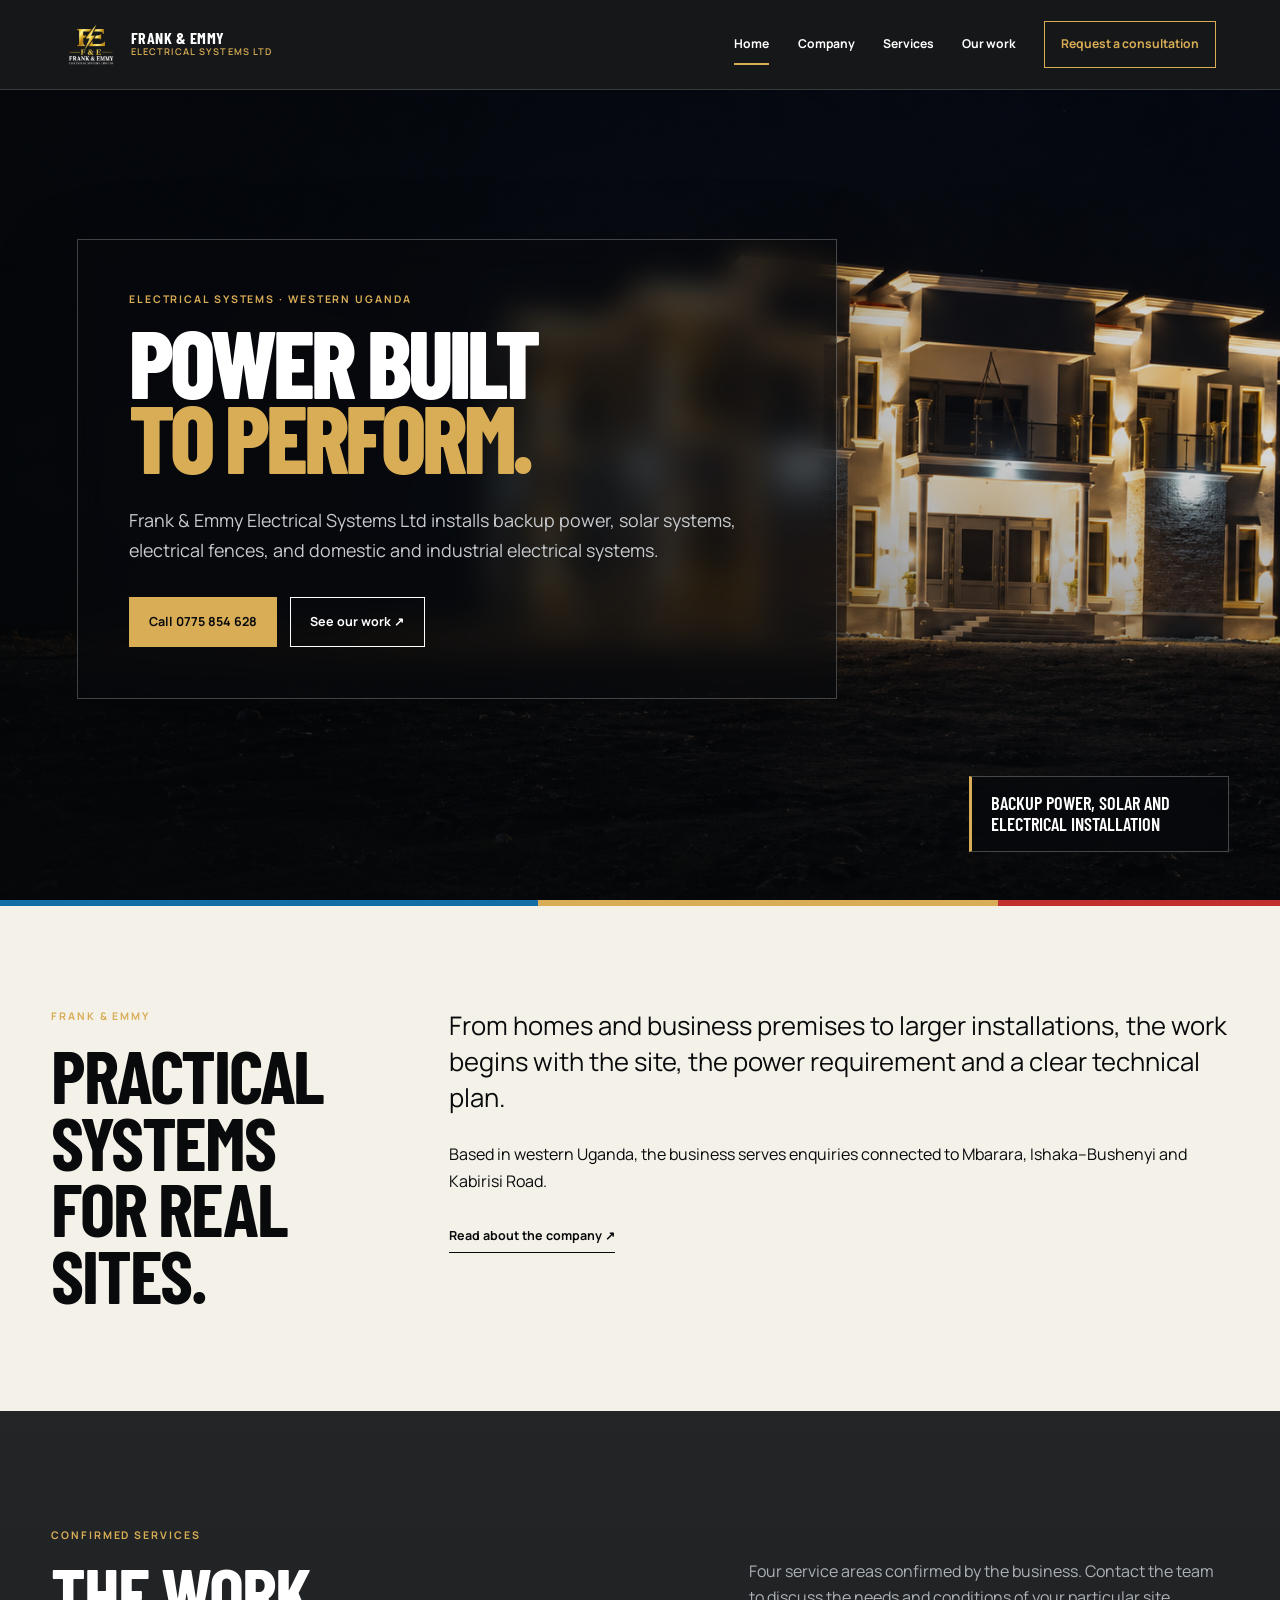
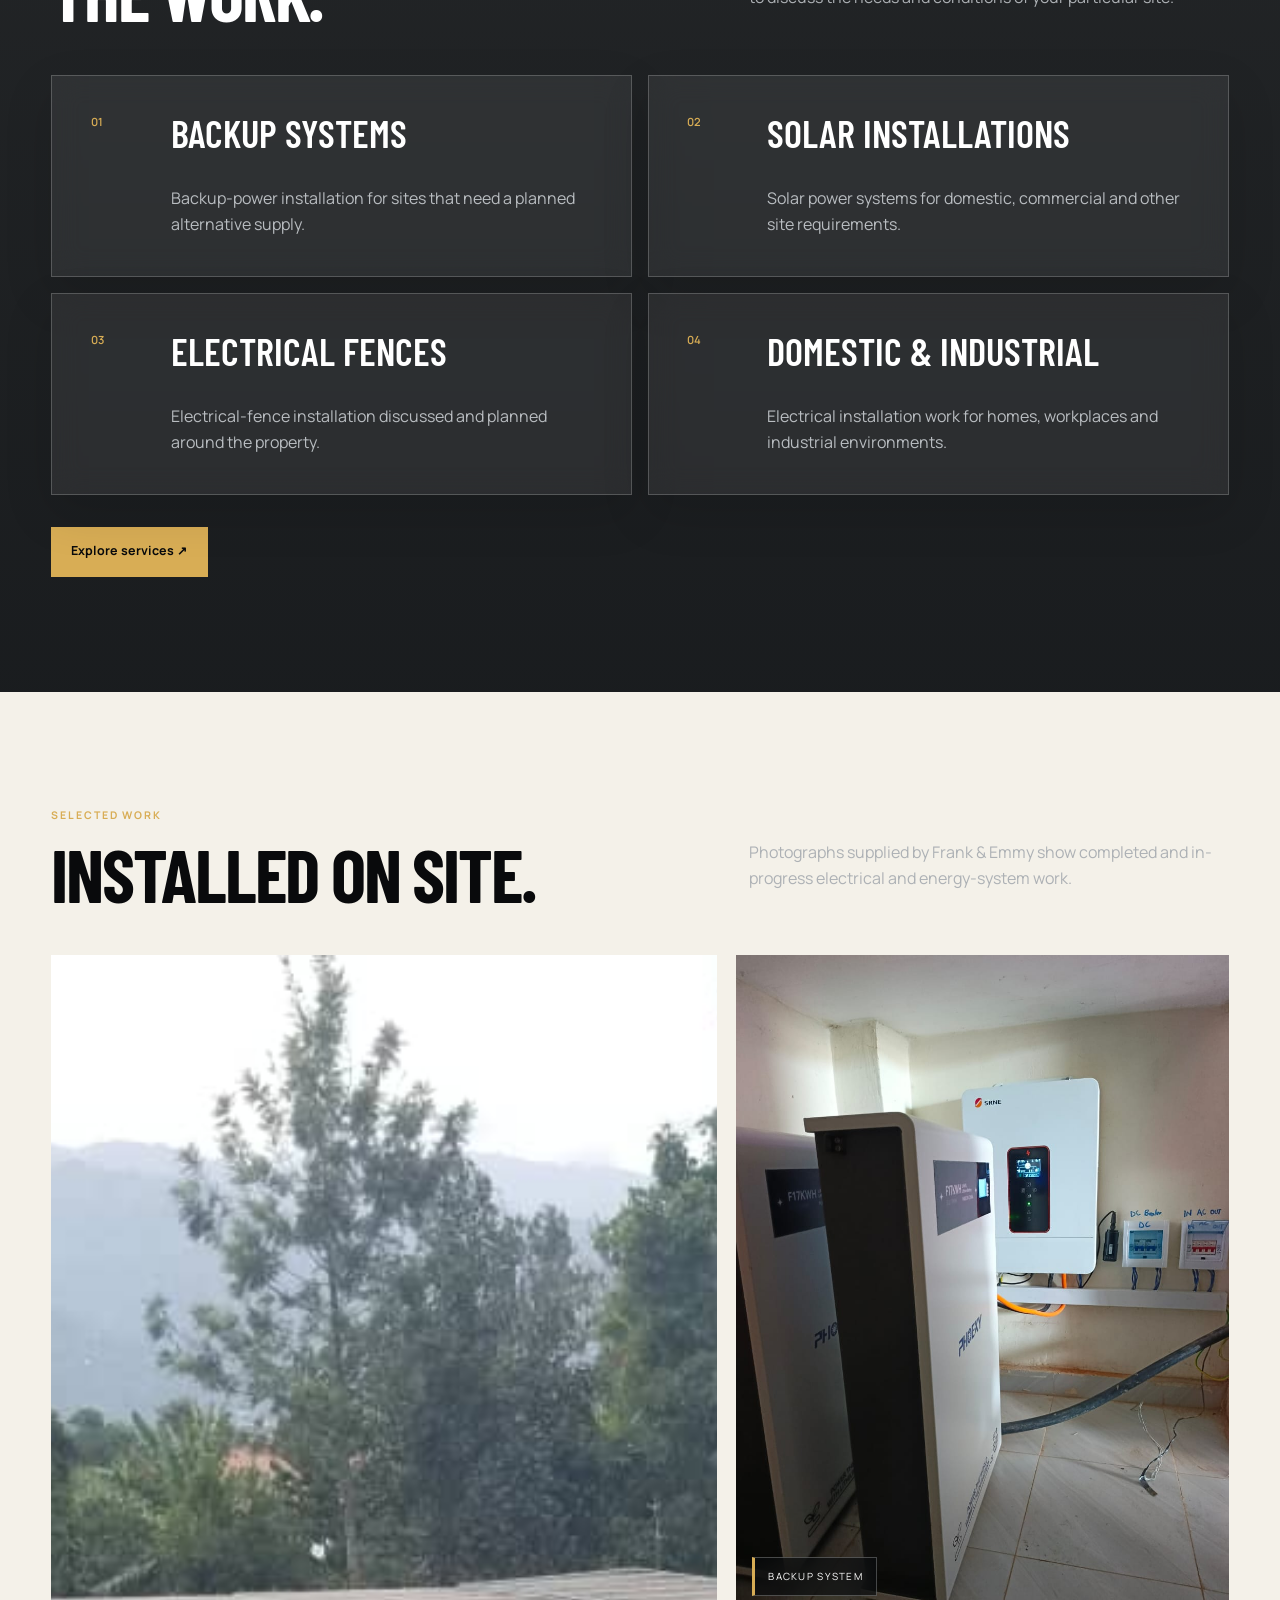
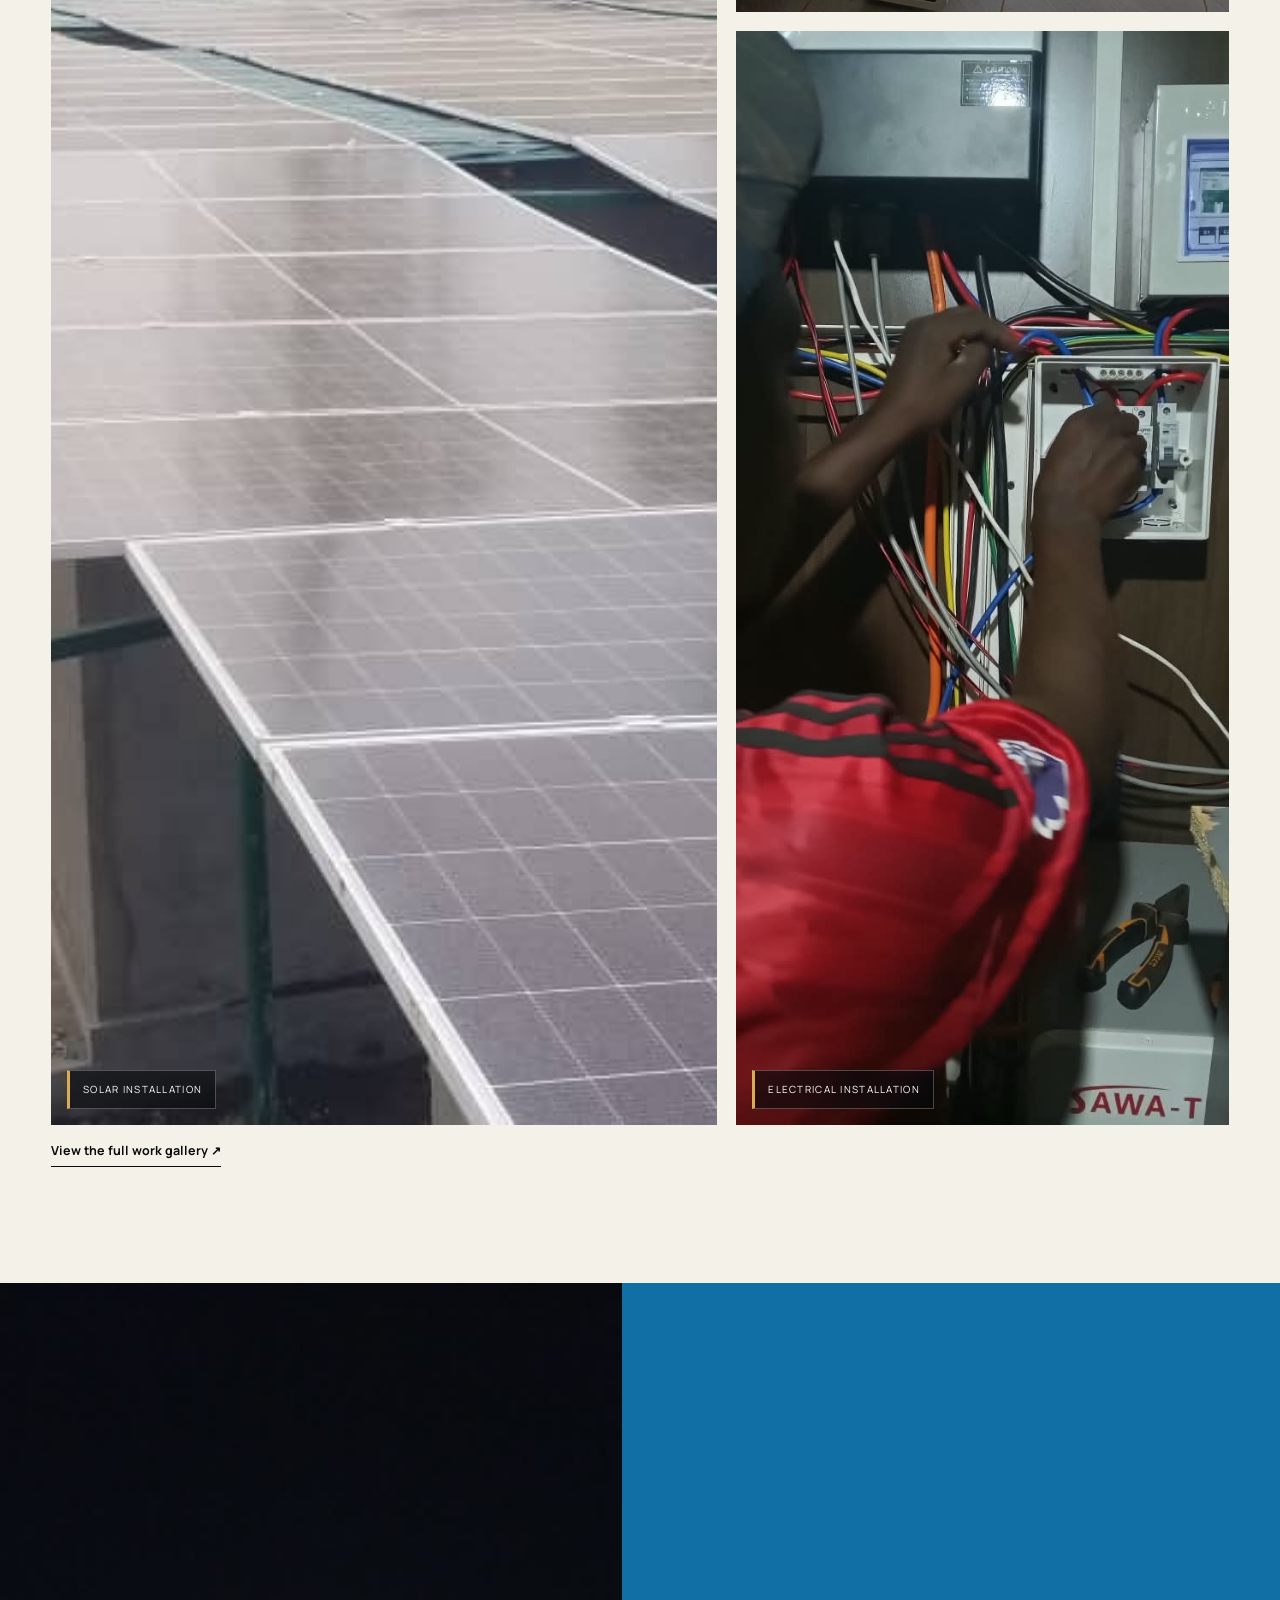
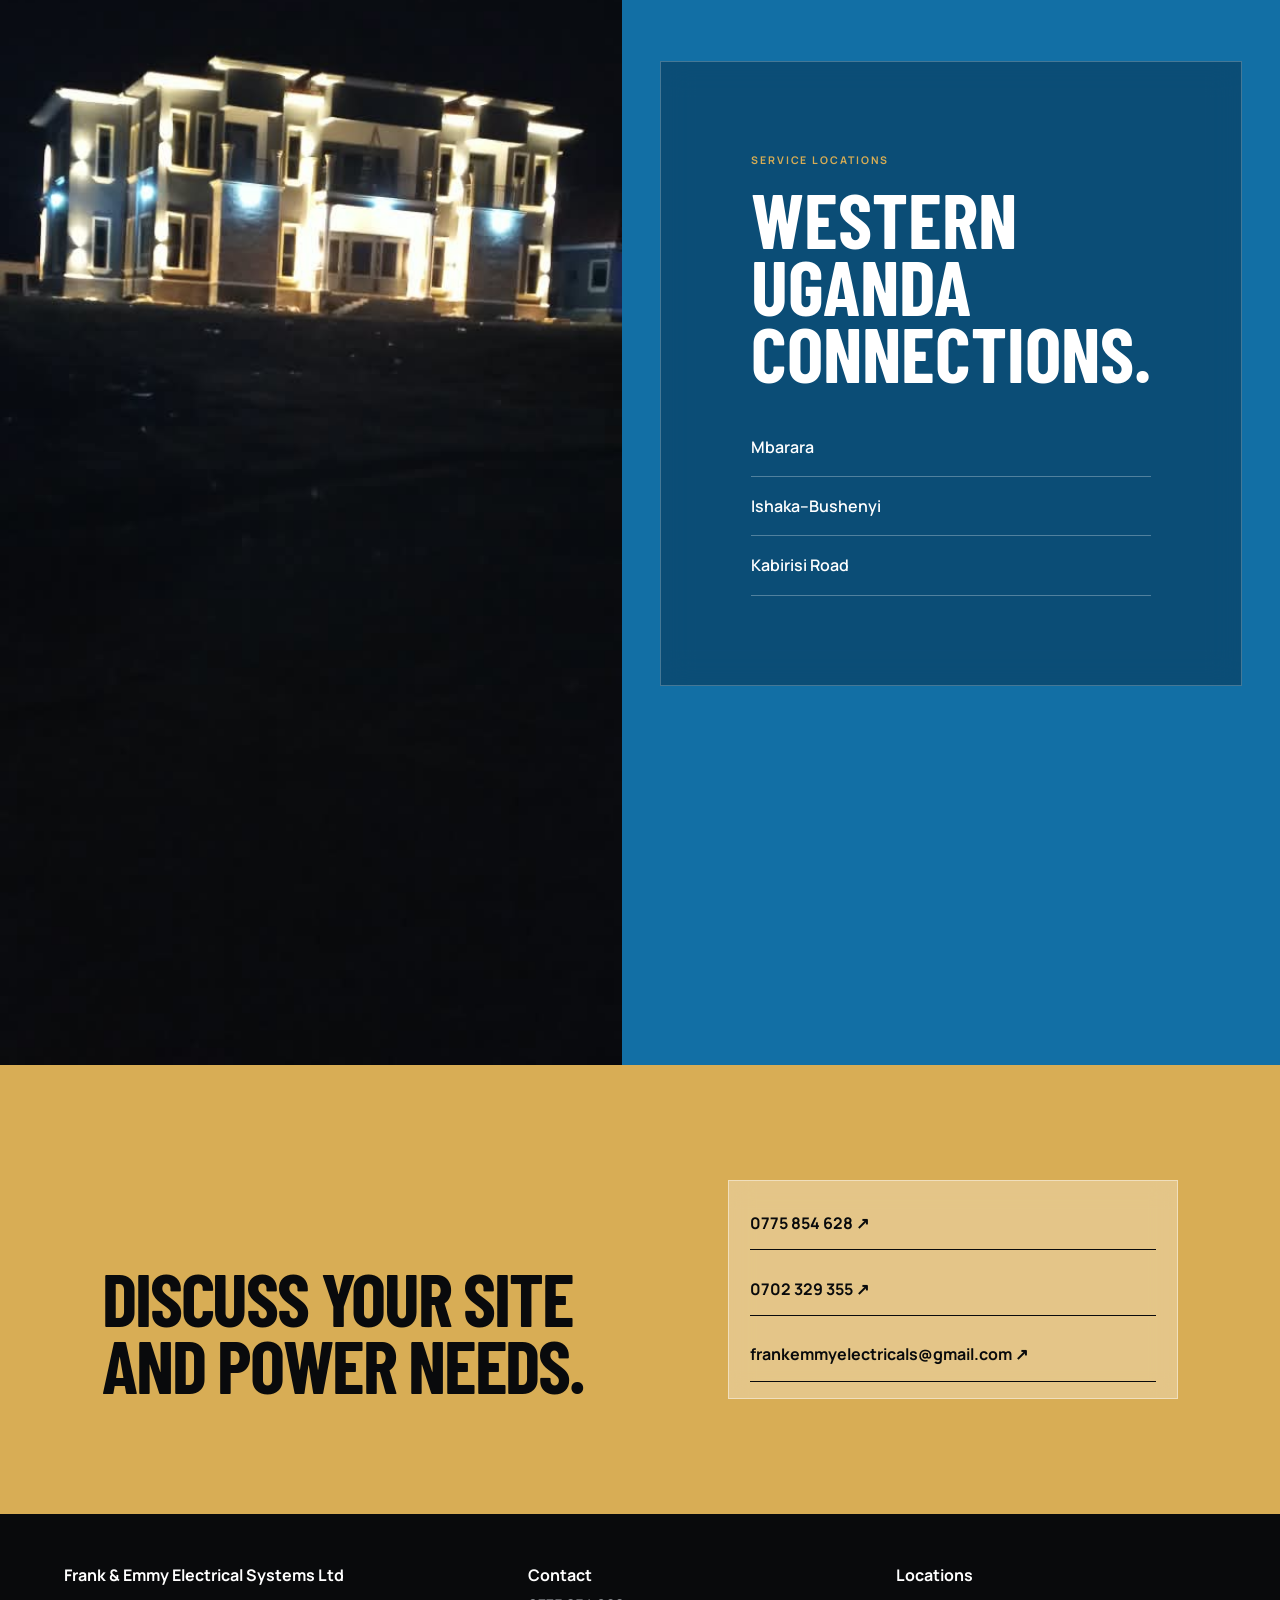
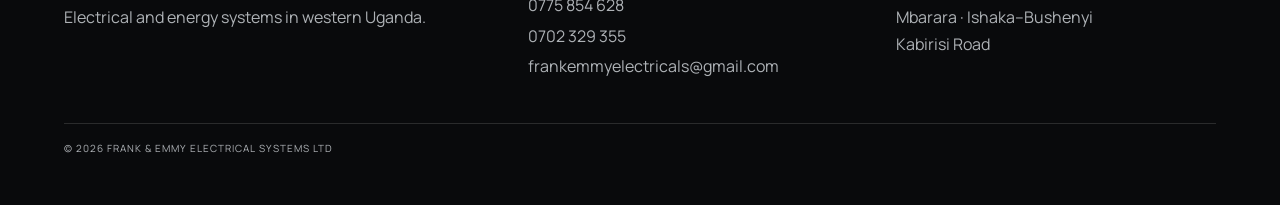
<file: index.html>
<!doctype html>
<html lang="en">
  <head>
    <meta charset="utf-8" />
    <meta name="viewport" content="width=device-width,initial-scale=1" />
    <meta
      name="description"
      content="Frank & Emmy Electrical Systems Ltd provides backup systems, solar installations, electrical fences, and domestic and industrial electrical installations in western Uganda."
    />
    <title>
      Frank & Emmy Electrical Systems Ltd | Electrical & Solar Systems
    </title>
    <link rel="icon" href="assets/frank-emmy-logo.png" />
    <link rel="stylesheet" href="styles.css?v=9" />
    <link rel="canonical" href="https://frankandemmyelectricalsystems.com/" />
  </head>
  <body>
    <a class="skip-link" href="#main">Skip to content</a>
    <header class="site-header">
      <a class="brand" href="/"
        ><img src="assets/frank-emmy-logo.png" alt="" /><span class="brand-name"
          >Frank &amp; Emmy<small>Electrical Systems Ltd</small></span
        ></a
      ><button
        class="menu-toggle"
        aria-expanded="false"
        aria-controls="site-nav"
      >
        Menu
      </button>
      <nav class="site-nav" id="site-nav">
        <a aria-current="page" href="/">Home</a
        ><a href="/about/">Company</a><a href="/services/">Services</a
        ><a href="/projects/">Our work</a
        ><a class="nav-cta" href="/contact/">Request a consultation</a>
      </nav>
    </header>
    <main id="main">
      <section class="hero">
        <div class="hero-copy">
          <p class="eyebrow">Electrical systems · Western Uganda</p>
          <h1>Power built<span>to perform.</span></h1>
          <p class="hero-lead">
            Frank &amp; Emmy Electrical Systems Ltd installs backup power, solar
            systems, electrical fences, and domestic and industrial electrical
            systems.
          </p>
          <div class="hero-actions">
            <a class="button gold" href="tel:+256775854628">Call 0775 854 628</a
            ><a class="button light" href="/projects/">See our work ↗</a>
          </div>
        </div>
        <div class="hero-visual">
          <img
            class="hero-main"
            src="assets/house-hero-enhanced.png"
            alt="Completed home exterior lighting installation at night"
          />
          <div class="hero-badge">
            Backup power, solar and electrical installation
          </div>
        </div>
      </section>
      <div class="signal-line" aria-hidden="true"></div>
      <section class="wrap intro-strip reveal">
        <div>
          <p class="eyebrow">Frank &amp; Emmy</p>
          <h2>Practical systems for real sites.</h2>
        </div>
        <div>
          <p class="lead">
            From homes and business premises to larger installations, the work
            begins with the site, the power requirement and a clear technical
            plan.
          </p>
          <p>
            Based in western Uganda, the business serves enquiries connected to
            Mbarara, Ishaka–Bushenyi and Kabirisi Road.
          </p>
          <a class="text-link" href="/about/">Read about the company ↗</a>
        </div>
      </section>
      <section class="services">
        <div class="wrap">
          <div class="section-head reveal">
            <div>
              <p class="eyebrow">Confirmed services</p>
              <h2 class="section-title">The work.</h2>
            </div>
            <p>
              Four service areas confirmed by the business. Contact the team to
              discuss the needs and conditions of your particular site.
            </p>
          </div>
          <div class="service-list">
            <article class="service-row reveal">
              <span>01</span>
              <h3>Backup systems</h3>
              <p>
                Backup-power installation for sites that need a planned
                alternative supply.
              </p>
            </article>
            <article class="service-row reveal">
              <span>02</span>
              <h3>Solar installations</h3>
              <p>
                Solar power systems for domestic, commercial and other site
                requirements.
              </p>
            </article>
            <article class="service-row reveal">
              <span>03</span>
              <h3>Electrical fences</h3>
              <p>
                Electrical-fence installation discussed and planned around the
                property.
              </p>
            </article>
            <article class="service-row reveal">
              <span>04</span>
              <h3>Domestic &amp; industrial</h3>
              <p>
                Electrical installation work for homes, workplaces and
                industrial environments.
              </p>
            </article>
          </div>
          <a class="button gold" style="margin-top: 2rem" href="/services/"
            >Explore services ↗</a
          >
        </div>
      </section>
      <section class="work-preview">
        <div class="wrap">
          <div class="section-head reveal">
            <div>
              <p class="eyebrow">Selected work</p>
              <h2 class="section-title">Installed on site.</h2>
            </div>
            <p>
              Photographs supplied by Frank &amp; Emmy show completed and
              in-progress electrical and energy-system work.
            </p>
          </div>
          <div class="work-grid">
            <figure class="reveal">
              <img
                src="assets/solar-array.jpeg"
                alt="Large rooftop solar panel installation"
              />
              <figcaption>Solar installation</figcaption>
            </figure>
            <figure class="reveal">
              <img
                src="assets/inverter-and-battery.jpeg"
                alt="Inverter and battery backup installation"
              />
              <figcaption>Backup system</figcaption>
            </figure>
            <figure class="reveal">
              <img
                src="assets/electrical-wiring.jpeg"
                alt="Electrical wiring work in progress"
              />
              <figcaption>Electrical installation</figcaption>
            </figure>
          </div>
          <a class="text-link" href="/projects/"
            >View the full work gallery ↗</a
          >
        </div>
      </section>
      <section class="coverage">
        <div class="coverage-media">
          <img
            src="assets/exterior-lighting.jpeg"
            alt="Building with completed exterior lighting"
          />
        </div>
        <div class="coverage-copy reveal">
          <p class="eyebrow">Service locations</p>
          <h2>Western Uganda connections.</h2>
          <ul class="location-list">
            <li>Mbarara</li>
            <li>Ishaka–Bushenyi</li>
            <li>Kabirisi Road</li>
          </ul>
        </div>
      </section>
      <section class="cta">
        <h2>Discuss your site and power needs.</h2>
        <div class="contacts">
          <a href="tel:+256775854628">0775 854 628 ↗</a
          ><a href="tel:+256702329355">0702 329 355 ↗</a
          ><a href="mailto:frankemmyelectricals@gmail.com"
            >frankemmyelectricals@gmail.com ↗</a
          >
        </div>
      </section>
    </main>
    <footer class="site-footer">
      <div class="footer-grid">
        <div>
          <strong>Frank &amp; Emmy Electrical Systems Ltd</strong>
          <p>Electrical and energy systems in western Uganda.</p>
        </div>
        <div>
          <strong>Contact</strong><a href="tel:+256775854628">0775 854 628</a
          ><a href="tel:+256702329355">0702 329 355</a
          ><a href="mailto:frankemmyelectricals@gmail.com"
            >frankemmyelectricals@gmail.com</a
          >
        </div>
        <div>
          <strong>Locations</strong>
          <p>Mbarara · Ishaka–Bushenyi<br />Kabirisi Road</p>
        </div>
      </div>
      <div class="footer-bottom">
        © 2026 Frank &amp; Emmy Electrical Systems Ltd
      </div>
    </footer>
    <script src="script.js?v=9"></script>
  </body>
</html>
</file>
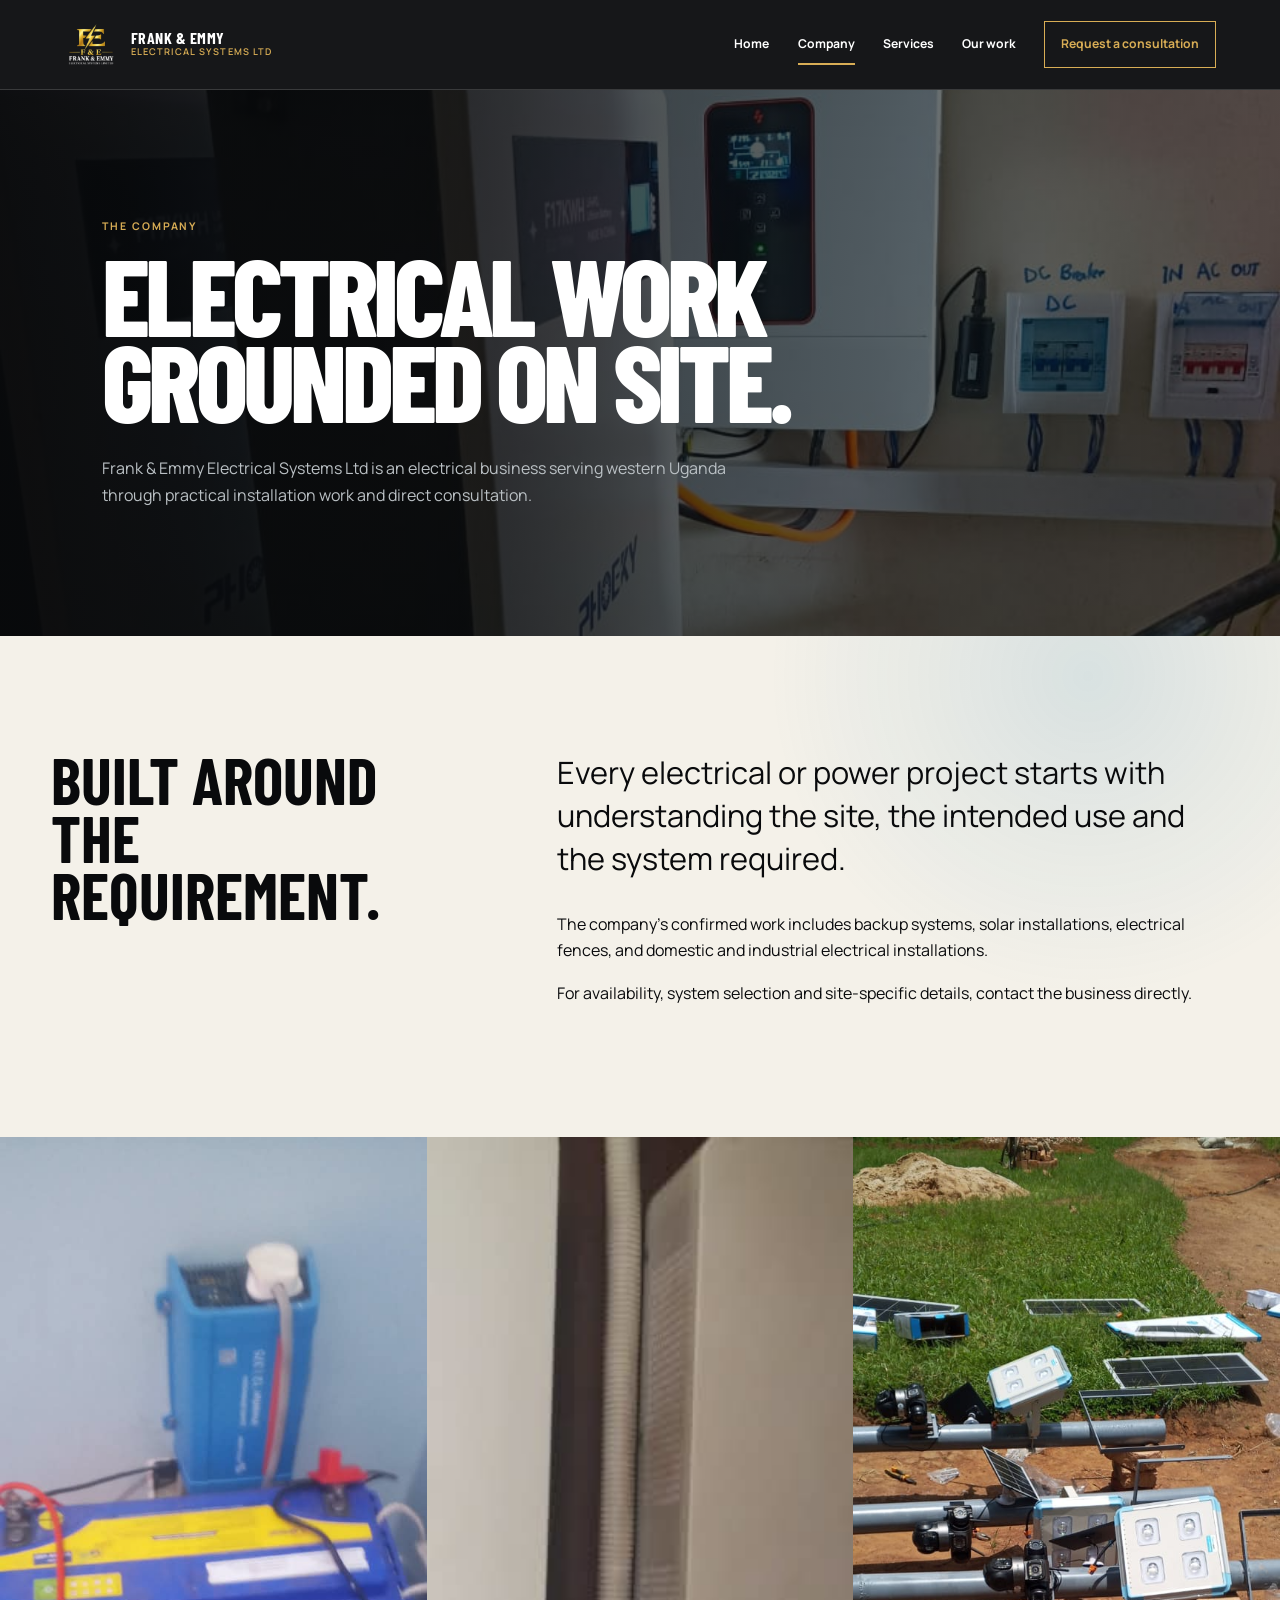
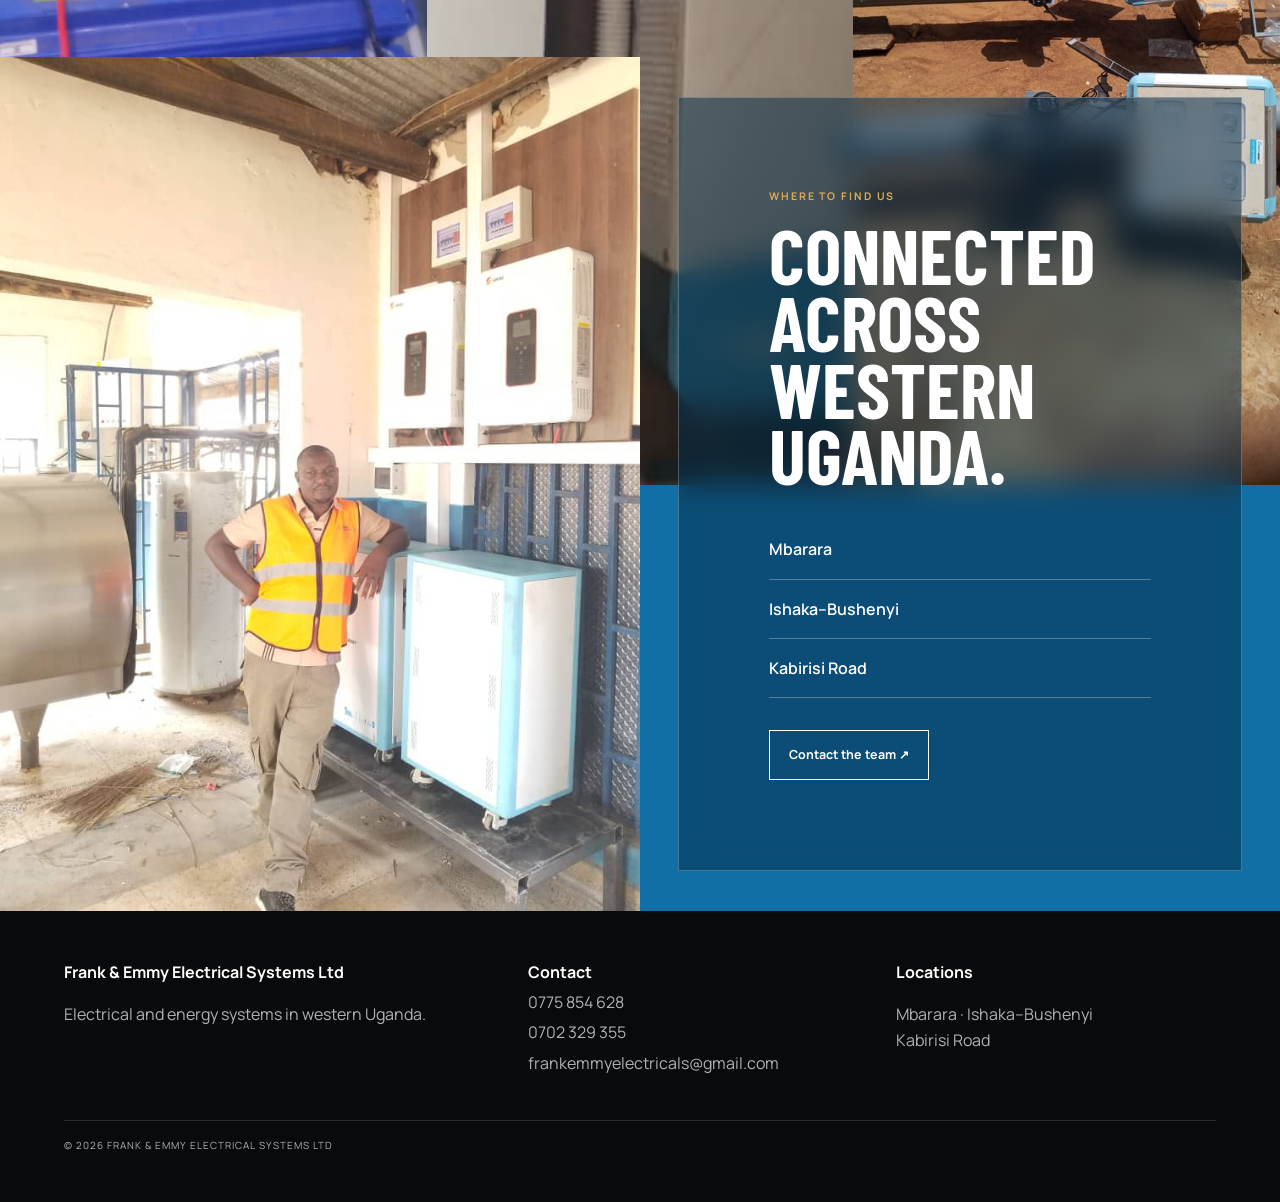
<file: about/index.html>
<!doctype html>
<html lang="en">
  <head>
    <meta charset="utf-8" />
    <meta name="viewport" content="width=device-width,initial-scale=1" />
    <meta
      name="description"
      content="About Frank & Emmy Electrical Systems Ltd in western Uganda."
    />
    <title>Company | Frank & Emmy Electrical Systems Ltd</title>
    <link rel="canonical" href="https://frankandemmyelectricalsystems.com/about/" />
    <link rel="icon" href="/assets/frank-emmy-logo.png" />
    <link rel="stylesheet" href="/styles.css?v=9" />
  </head>
  <body class="about-page">
    <a class="skip-link" href="#main">Skip to content</a>
    <header class="site-header">
      <a class="brand" href="/"
        ><img src="/assets/frank-emmy-logo.png" alt="" /><span class="brand-name"
          >Frank &amp; Emmy<small>Electrical Systems Ltd</small></span
        ></a
      ><button
        class="menu-toggle"
        aria-expanded="false"
        aria-controls="site-nav"
      >
        Menu
      </button>
      <nav class="site-nav" id="site-nav">
        <a href="/">Home</a
        ><a aria-current="page" href="/about/">Company</a
        ><a href="/services/">Services</a><a href="/projects/">Our work</a
        ><a class="nav-cta" href="/contact/">Request a consultation</a>
      </nav>
    </header>
    <main id="main">
      <section class="page-hero">
        <p class="eyebrow">The company</p>
        <h1>Electrical work grounded on site.</h1>
        <p class="intro">
          Frank &amp; Emmy Electrical Systems Ltd is an electrical business
          serving western Uganda through practical installation work and direct
          consultation.
        </p>
      </section>
      <section class="page-content">
        <div class="wrap split reveal">
          <h2>Built around the requirement.</h2>
          <div>
            <p class="large">
              Every electrical or power project starts with understanding the
              site, the intended use and the system required.
            </p>
            <p>
              The company’s confirmed work includes backup systems, solar
              installations, electrical fences, and domestic and industrial
              electrical installations.
            </p>
            <p>
              For availability, system selection and site-specific details,
              contact the business directly.
            </p>
          </div>
        </div>
      </section>
      <section class="photo-band">
        <img
          src="/assets/WhatsApp Image 2026-09-18 at 19.13.59 (1).jpeg"
          alt="Installed backup power equipment"
        /><img
          src="/assets/WhatsApp Image 2026-09-18 at 19.13.59 (3).jpeg"
          alt="Interior lighting installation in progress"
        /><img
          src="/assets/solar-lighting-equipment.jpeg"
          alt="Solar lighting and security equipment prepared for installation"
        />
      </section>
      <section class="coverage">
        <div class="coverage-media">
          <img
            src="/assets/industrial-backup-system.jpeg"
            alt="Industrial backup power installation"
          />
        </div>
        <div class="coverage-copy reveal">
          <p class="eyebrow">Where to find us</p>
          <h2>Connected across western Uganda.</h2>
          <ul class="location-list">
            <li>Mbarara</li>
            <li>Ishaka–Bushenyi</li>
            <li>Kabirisi Road</li>
          </ul>
          <a
            class="button light"
            style="margin-top: 2rem; width: max-content"
            href="/contact/"
            >Contact the team ↗</a
          >
        </div>
      </section>
    </main>
    <footer class="site-footer">
      <div class="footer-grid">
        <div>
          <strong>Frank &amp; Emmy Electrical Systems Ltd</strong>
          <p>Electrical and energy systems in western Uganda.</p>
        </div>
        <div>
          <strong>Contact</strong><a href="tel:+256775854628">0775 854 628</a
          ><a href="tel:+256702329355">0702 329 355</a
          ><a href="mailto:frankemmyelectricals@gmail.com"
            >frankemmyelectricals@gmail.com</a
          >
        </div>
        <div>
          <strong>Locations</strong>
          <p>Mbarara · Ishaka–Bushenyi<br />Kabirisi Road</p>
        </div>
      </div>
      <div class="footer-bottom">
        © 2026 Frank &amp; Emmy Electrical Systems Ltd
      </div>
    </footer>
    <script src="/script.js?v=9"></script>
  </body>
</html>
</file>
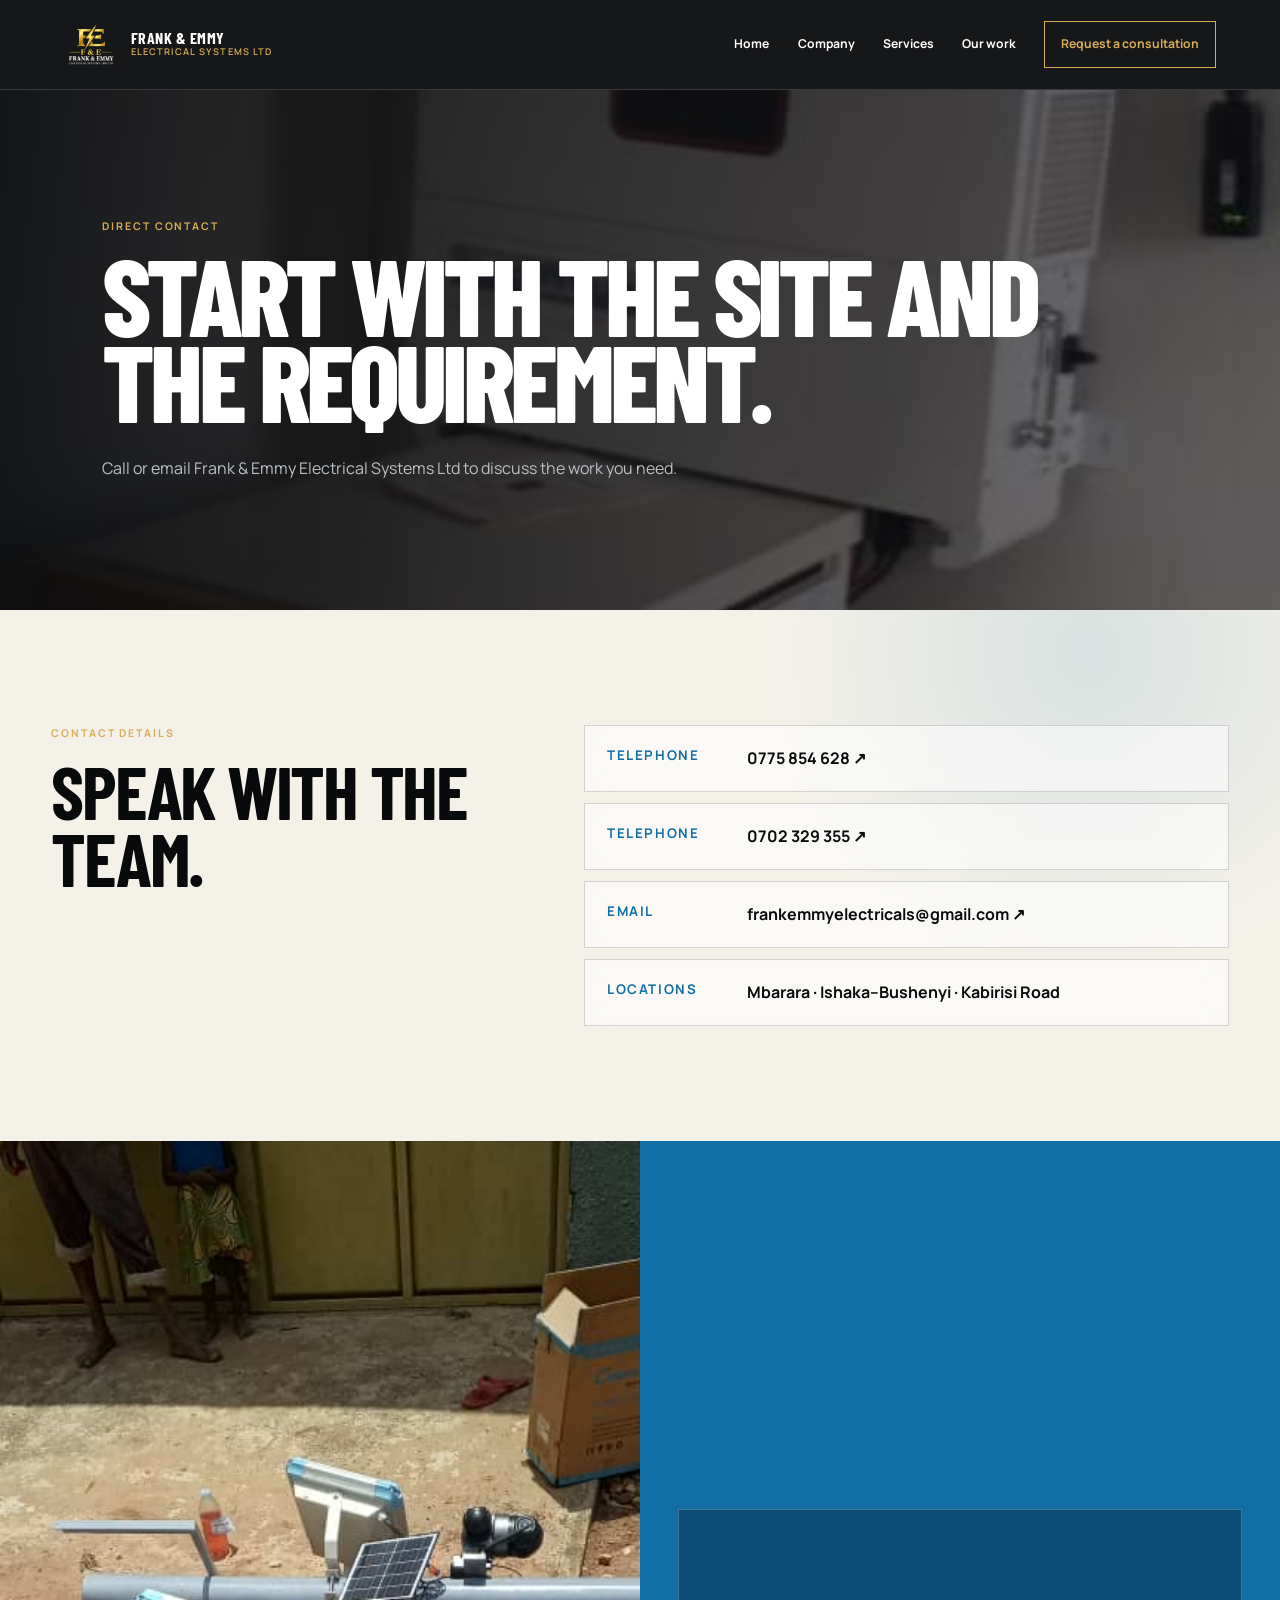
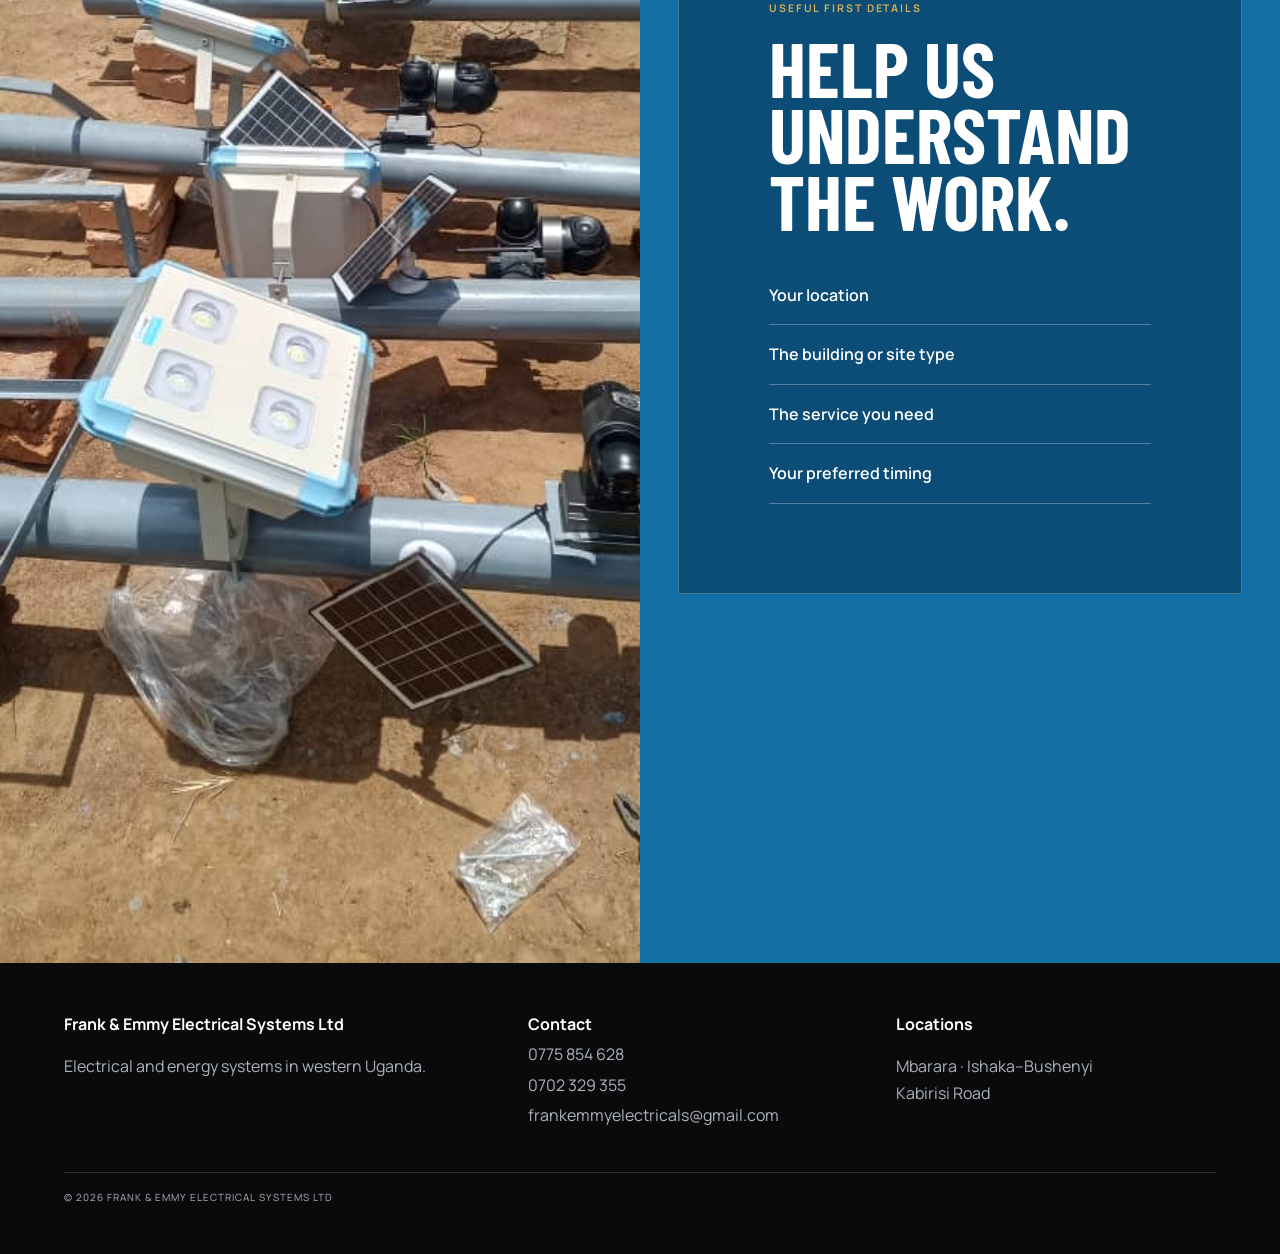
<file: contact/index.html>
<!doctype html>
<html lang="en">
  <head>
    <meta charset="utf-8" />
    <meta name="viewport" content="width=device-width,initial-scale=1" />
    <meta
      name="description"
      content="Contact Frank & Emmy Electrical Systems Ltd about electrical, solar, fencing or backup-power work."
    />
    <title>Contact | Frank & Emmy Electrical Systems Ltd</title>
    <link rel="canonical" href="https://frankandemmyelectricalsystems.com/contact/" />
    <link rel="icon" href="/assets/frank-emmy-logo.png" />
    <link rel="stylesheet" href="/styles.css?v=9" />
  </head>
  <body class="contact-page">
    <a class="skip-link" href="#main">Skip to content</a>
    <header class="site-header">
      <a class="brand" href="/"
        ><img src="/assets/frank-emmy-logo.png" alt="" /><span class="brand-name"
          >Frank &amp; Emmy<small>Electrical Systems Ltd</small></span
        ></a
      ><button
        class="menu-toggle"
        aria-expanded="false"
        aria-controls="site-nav"
      >
        Menu
      </button>
      <nav class="site-nav" id="site-nav">
        <a href="/">Home</a><a href="/about/">Company</a
        ><a href="/services/">Services</a><a href="/projects/">Our work</a
        ><a aria-current="page" class="nav-cta" href="/contact/"
          >Request a consultation</a
        >
      </nav>
    </header>
    <main id="main">
      <section class="page-hero">
        <p class="eyebrow">Direct contact</p>
        <h1>Start with the site and the requirement.</h1>
        <p class="intro">
          Call or email Frank & Emmy Electrical Systems Ltd to discuss the work
          you need.
        </p>
      </section>
      <section class="page-content">
        <div class="wrap contact-layout reveal">
          <div>
            <p class="eyebrow">Contact details</p>
            <h2 class="section-title">Speak with the team.</h2>
          </div>
          <div class="contact-links">
            <a href="tel:+256775854628"
              ><small>Telephone</small><strong>0775 854 628 ↗</strong></a
            ><a href="tel:+256702329355"
              ><small>Telephone</small><strong>0702 329 355 ↗</strong></a
            ><a
              href="mailto:frankemmyelectricals@gmail.com?subject=Electrical%20systems%20enquiry"
              ><small>Email</small
              ><strong>frankemmyelectricals@gmail.com ↗</strong></a
            >
            <div>
              <small>Locations</small
              ><strong>Mbarara · Ishaka–Bushenyi · Kabirisi Road</strong>
            </div>
          </div>
        </div>
      </section>
      <section class="coverage">
        <div class="coverage-media">
          <img
            src="/assets/solar-security-equipment.jpeg"
            alt="Solar lighting and security equipment"
          />
        </div>
        <div class="coverage-copy reveal">
          <p class="eyebrow">Useful first details</p>
          <h2>Help us understand the work.</h2>
          <ul class="location-list">
            <li>Your location</li>
            <li>The building or site type</li>
            <li>The service you need</li>
            <li>Your preferred timing</li>
          </ul>
        </div>
      </section>
    </main>
    <footer class="site-footer">
      <div class="footer-grid">
        <div>
          <strong>Frank &amp; Emmy Electrical Systems Ltd</strong>
          <p>Electrical and energy systems in western Uganda.</p>
        </div>
        <div>
          <strong>Contact</strong><a href="tel:+256775854628">0775 854 628</a
          ><a href="tel:+256702329355">0702 329 355</a
          ><a href="mailto:frankemmyelectricals@gmail.com"
            >frankemmyelectricals@gmail.com</a
          >
        </div>
        <div>
          <strong>Locations</strong>
          <p>Mbarara · Ishaka–Bushenyi<br />Kabirisi Road</p>
        </div>
      </div>
      <div class="footer-bottom">
        © 2026 Frank &amp; Emmy Electrical Systems Ltd
      </div>
    </footer>
    <script src="/script.js?v=9"></script>
  </body>
</html>
</file>
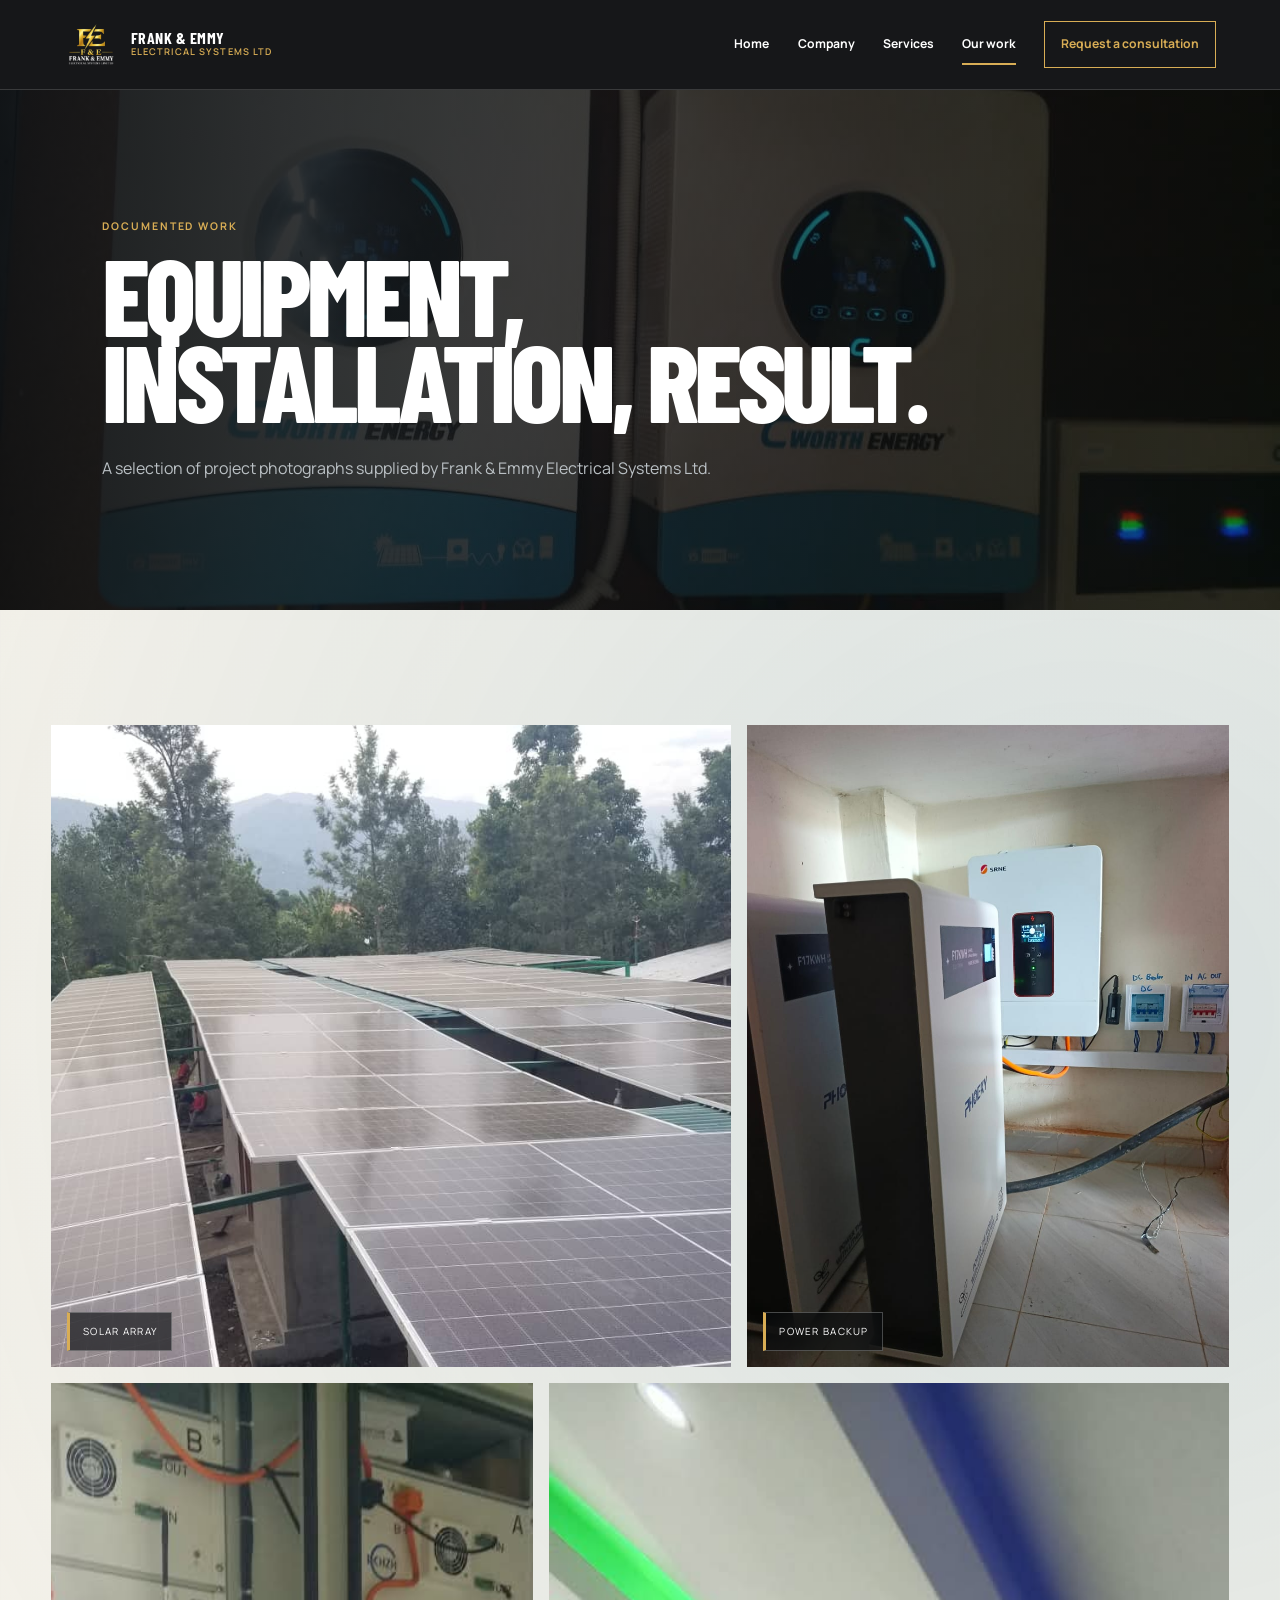
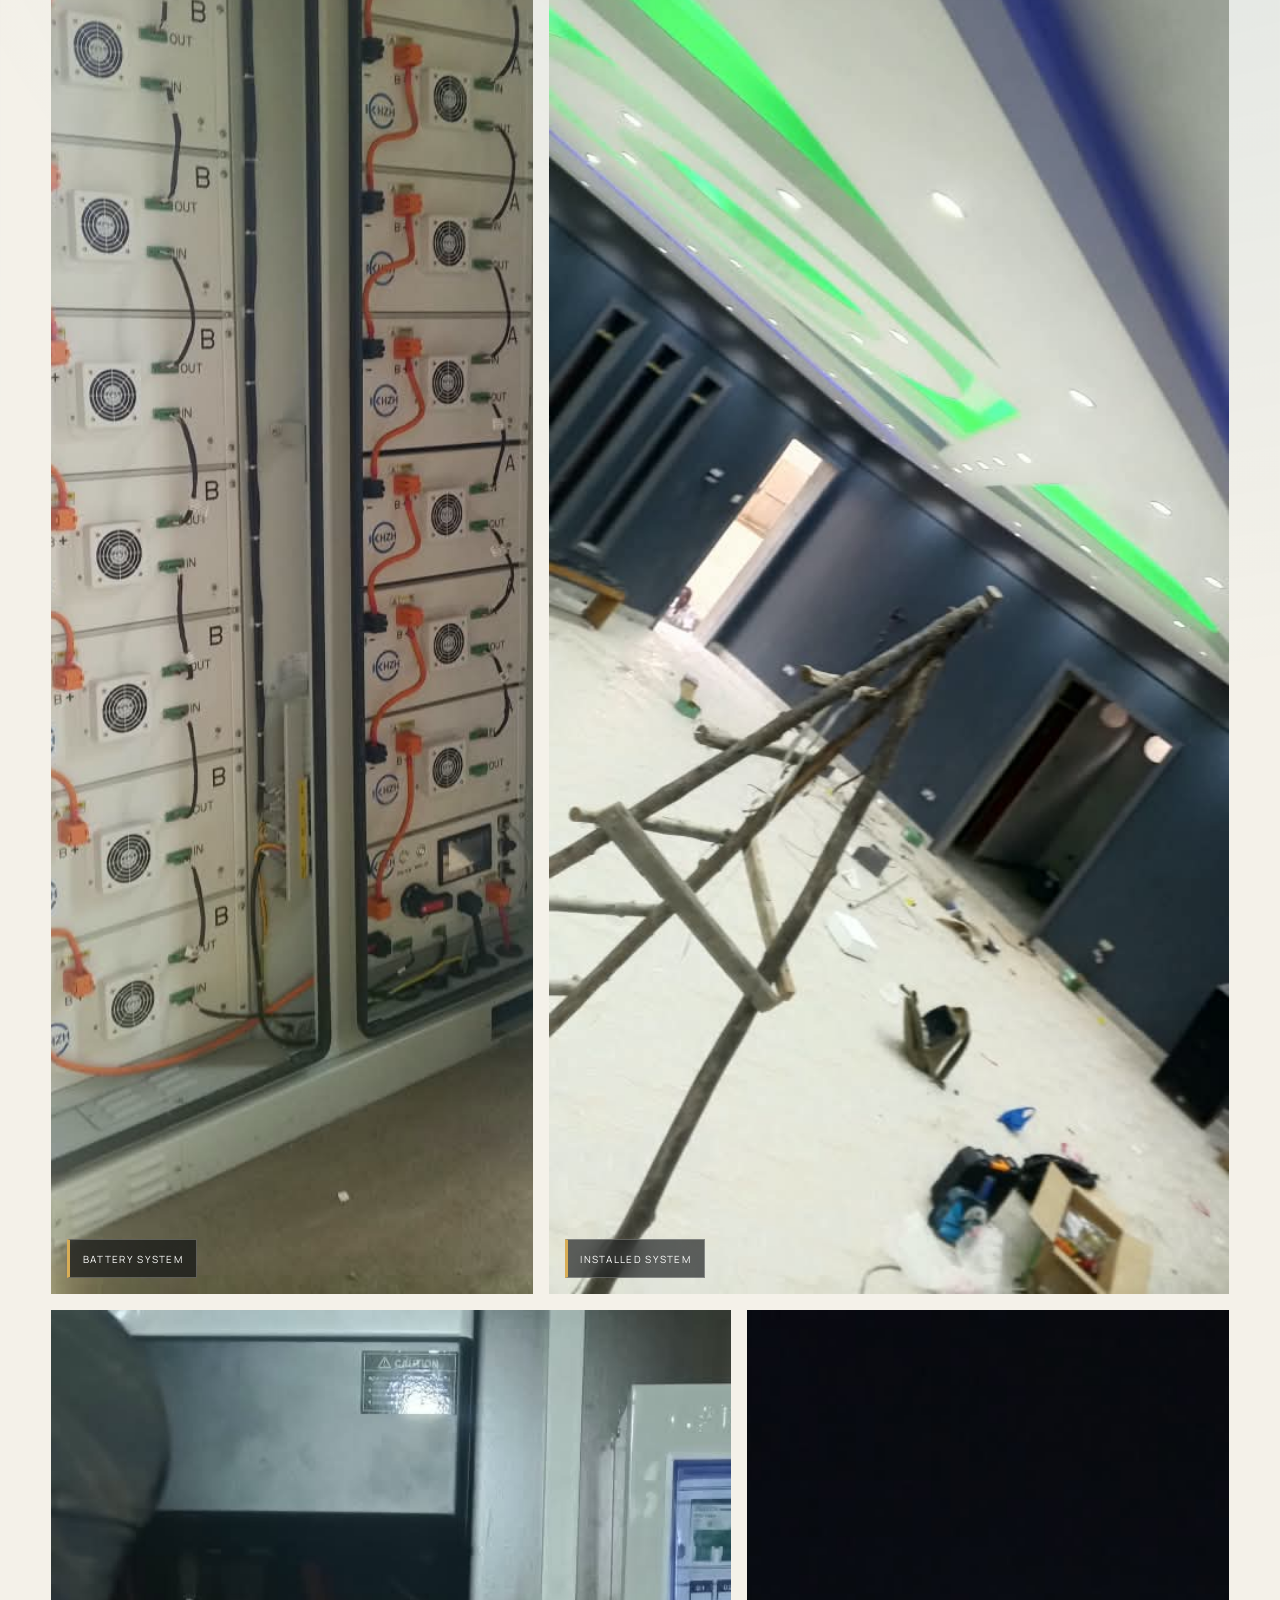
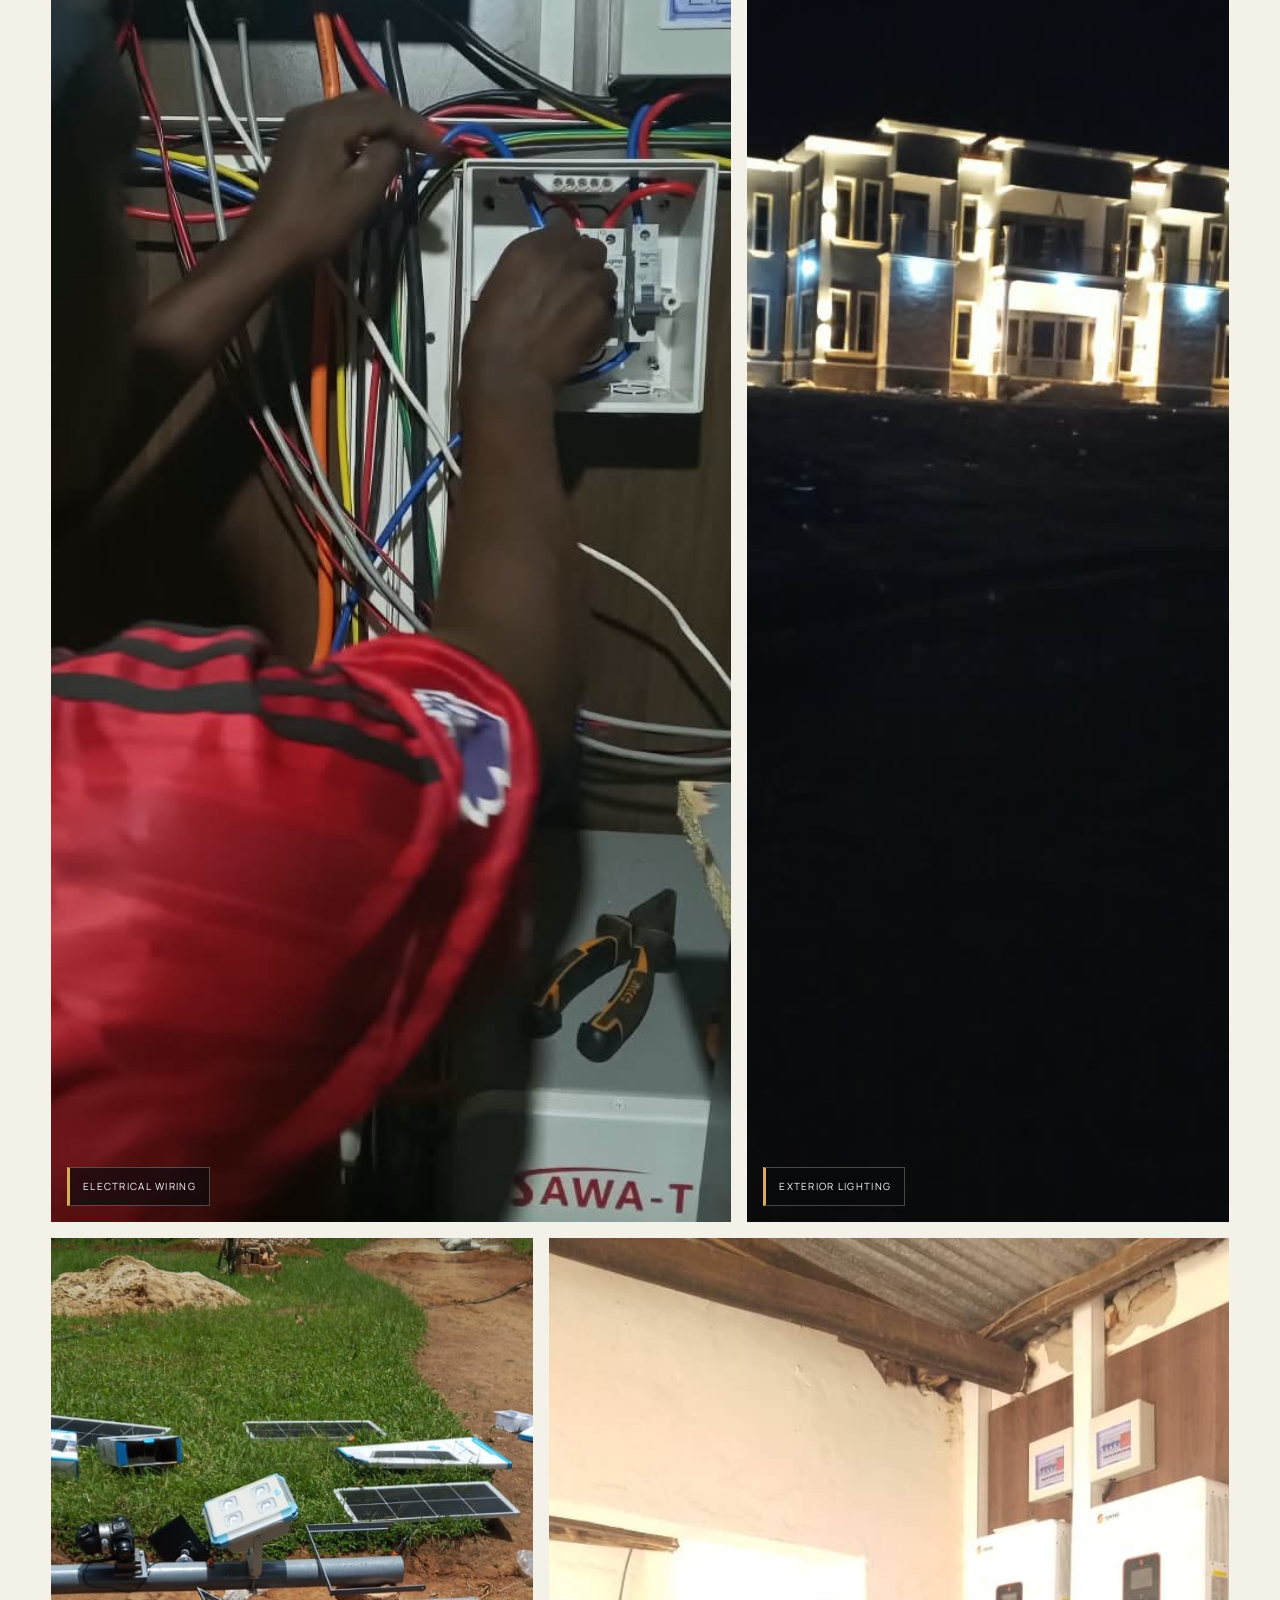
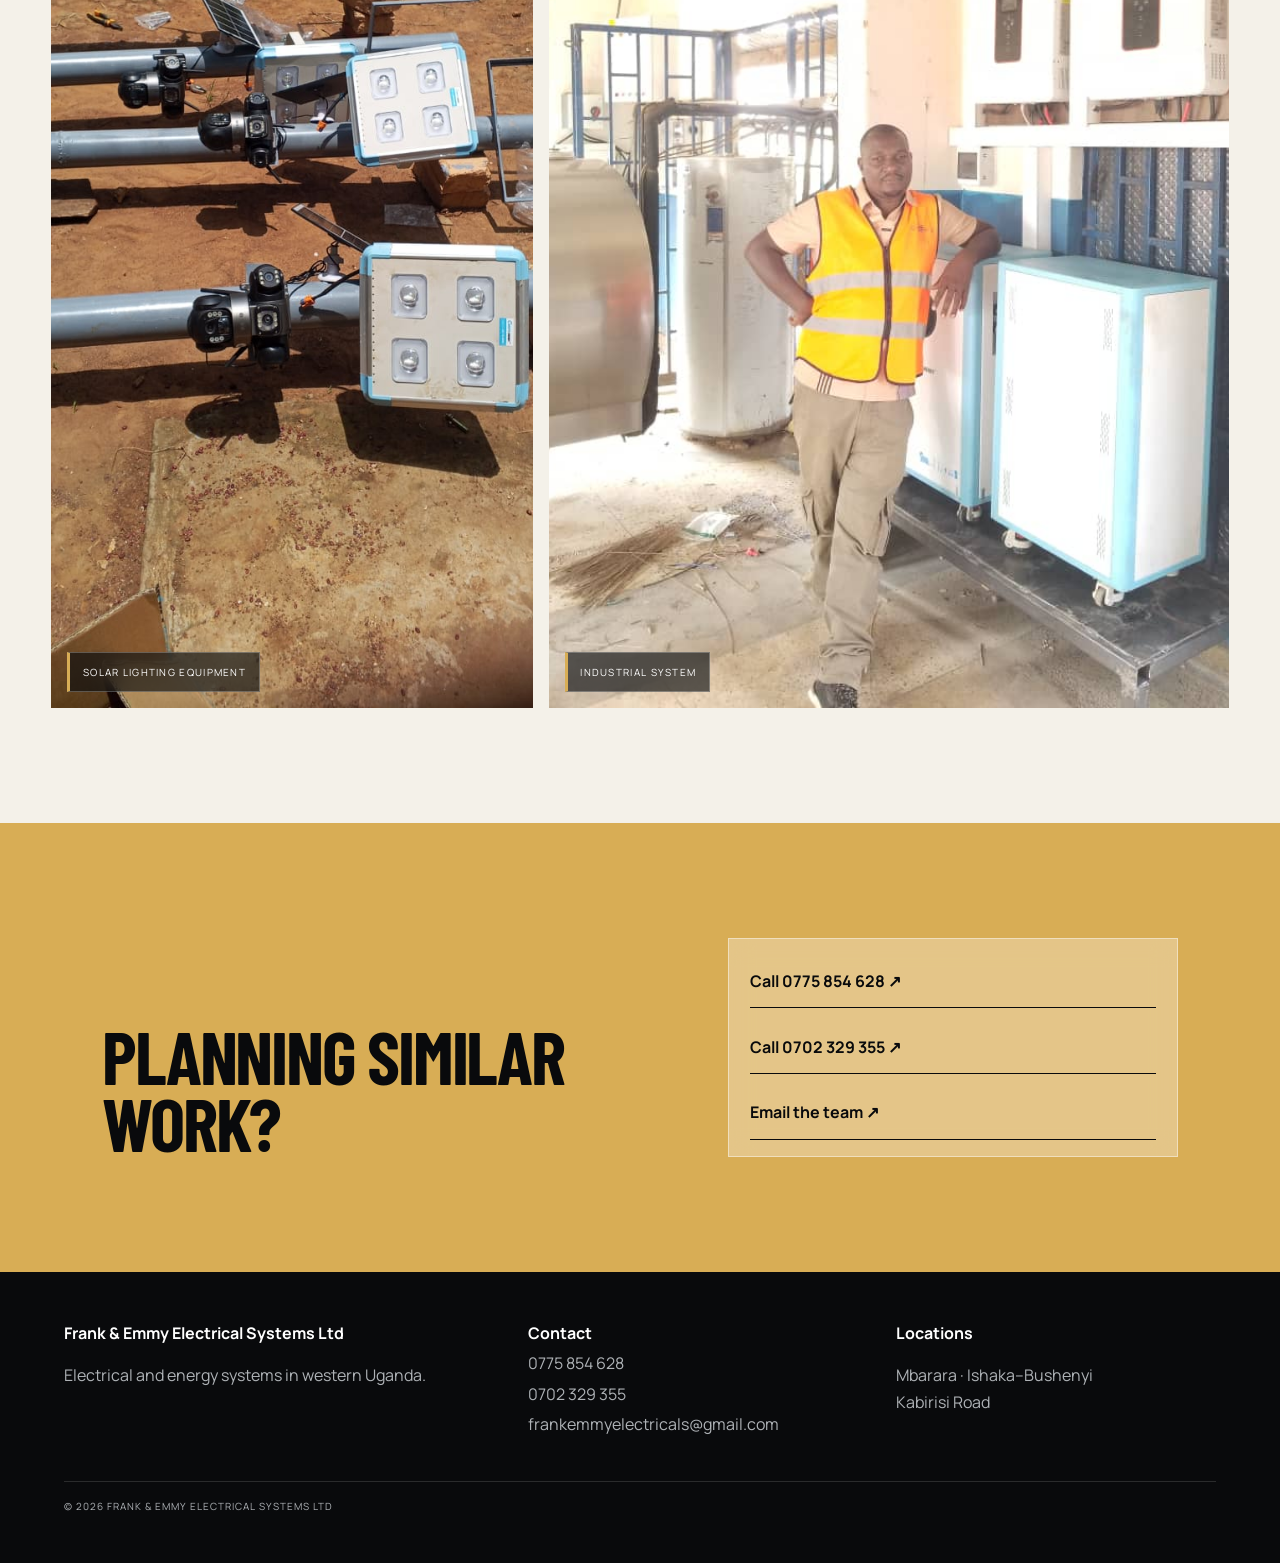
<file: projects/index.html>
<!doctype html>
<html lang="en">
  <head>
    <meta charset="utf-8" />
    <meta name="viewport" content="width=device-width,initial-scale=1" />
    <meta
      name="description"
      content="Photographs of electrical, backup power, solar and lighting work supplied by Frank & Emmy Electrical Systems Ltd."
    />
    <title>Our Work | Frank & Emmy Electrical Systems Ltd</title>
    <link rel="canonical" href="https://frankandemmyelectricalsystems.com/projects/" />
    <link rel="icon" href="/assets/frank-emmy-logo.png" />
    <link rel="stylesheet" href="/styles.css?v=9" />
  </head>
  <body class="projects-page">
    <a class="skip-link" href="#main">Skip to content</a>
    <header class="site-header">
      <a class="brand" href="/"
        ><img src="/assets/frank-emmy-logo.png" alt="" /><span class="brand-name"
          >Frank &amp; Emmy<small>Electrical Systems Ltd</small></span
        ></a
      ><button
        class="menu-toggle"
        aria-expanded="false"
        aria-controls="site-nav"
      >
        Menu
      </button>
      <nav class="site-nav" id="site-nav">
        <a href="/">Home</a><a href="/about/">Company</a
        ><a href="/services/">Services</a
        ><a aria-current="page" href="/projects/">Our work</a
        ><a class="nav-cta" href="/contact/">Request a consultation</a>
      </nav>
    </header>
    <main id="main">
      <section class="page-hero">
        <p class="eyebrow">Documented work</p>
        <h1>Equipment, installation, result.</h1>
        <p class="intro">
          A selection of project photographs supplied by Frank & Emmy Electrical
          Systems Ltd.
        </p>
      </section>
      <section class="page-content">
        <div class="wrap projects-grid">
          <figure class="project reveal">
            <img
              src="/assets/solar-array.jpeg"
              alt="Installed rooftop solar panel array"
            />
            <figcaption>Solar array</figcaption>
          </figure>
          <figure class="project reveal">
            <img
              src="/assets/inverter-and-battery.jpeg"
              alt="Inverter and battery installation"
            />
            <figcaption>Power backup</figcaption>
          </figure>
          <figure class="project reveal">
            <img
              src="/assets/battery-bank.jpeg"
              alt="Battery bank with connected cabling"
            />
            <figcaption>Battery system</figcaption>
          </figure>
          <figure class="project reveal">
            <img
              src="/assets/interior-lighting.jpeg"
              alt="Interior electrical lighting installation"
            />
            <figcaption>Installed system</figcaption>
          </figure>
          <figure class="project reveal">
            <img
              src="/assets/electrical-wiring.jpeg"
              alt="Electrical wiring installation in progress"
            />
            <figcaption>Electrical wiring</figcaption>
          </figure>
          <figure class="project reveal">
            <img
              src="/assets/exterior-lighting.jpeg"
              alt="Exterior building lighting at night"
            />
            <figcaption>Exterior lighting</figcaption>
          </figure>
          <figure class="project reveal">
            <img
              src="/assets/solar-lighting-equipment.jpeg"
              alt="Solar lighting equipment prepared for installation"
            />
            <figcaption>Solar lighting equipment</figcaption>
          </figure>
          <figure class="project reveal">
            <img
              src="/assets/industrial-backup-system.jpeg"
              alt="Backup power equipment at an industrial site"
            />
            <figcaption>Industrial system</figcaption>
          </figure>
        </div>
      </section>
      <section class="cta">
        <h2>Planning similar work?</h2>
        <div class="contacts">
          <a href="tel:+256775854628">Call 0775 854 628 ↗</a
          ><a href="tel:+256702329355">Call 0702 329 355 ↗</a
          ><a
            href="mailto:frankemmyelectricals@gmail.com?subject=Project%20enquiry"
            >Email the team ↗</a
          >
        </div>
      </section>
    </main>
    <footer class="site-footer">
      <div class="footer-grid">
        <div>
          <strong>Frank &amp; Emmy Electrical Systems Ltd</strong>
          <p>Electrical and energy systems in western Uganda.</p>
        </div>
        <div>
          <strong>Contact</strong><a href="tel:+256775854628">0775 854 628</a
          ><a href="tel:+256702329355">0702 329 355</a
          ><a href="mailto:frankemmyelectricals@gmail.com"
            >frankemmyelectricals@gmail.com</a
          >
        </div>
        <div>
          <strong>Locations</strong>
          <p>Mbarara · Ishaka–Bushenyi<br />Kabirisi Road</p>
        </div>
      </div>
      <div class="footer-bottom">
        © 2026 Frank &amp; Emmy Electrical Systems Ltd
      </div>
    </footer>
    <script src="/script.js?v=9"></script>
  </body>
</html>
</file>
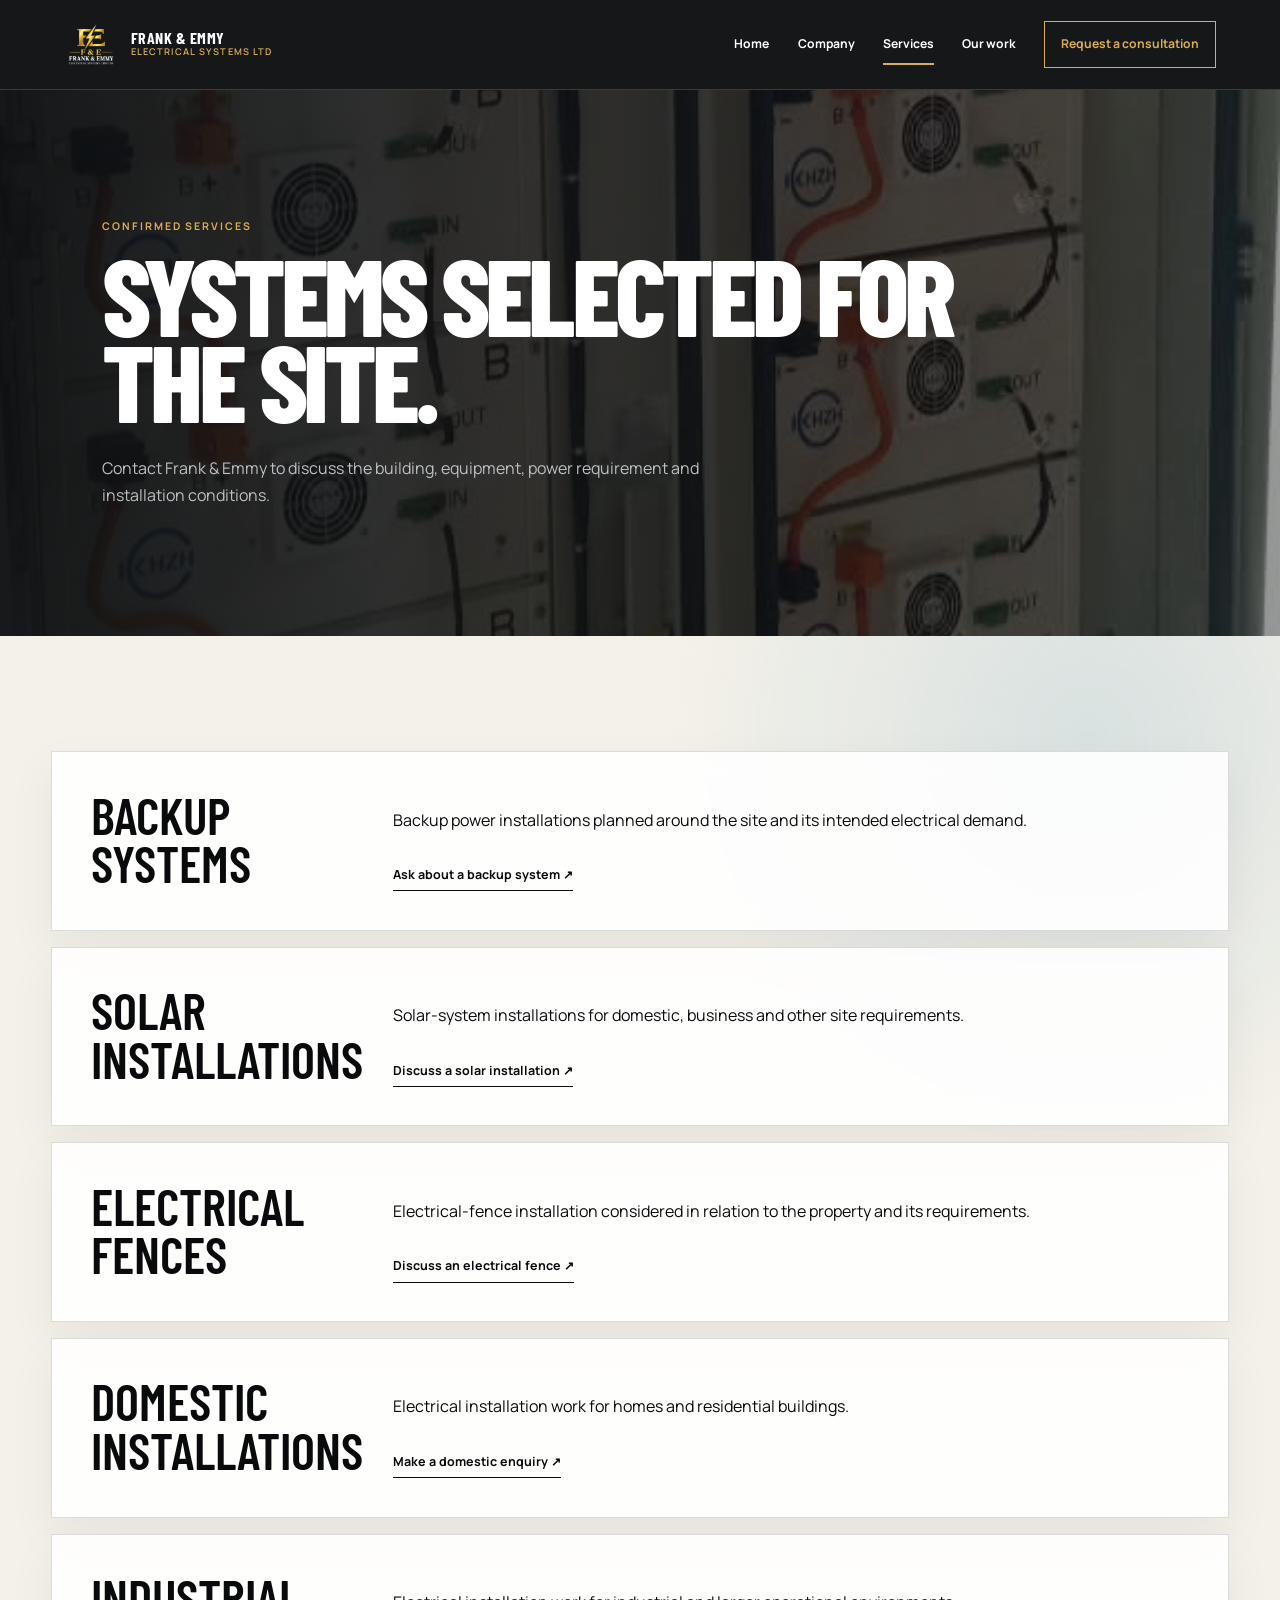
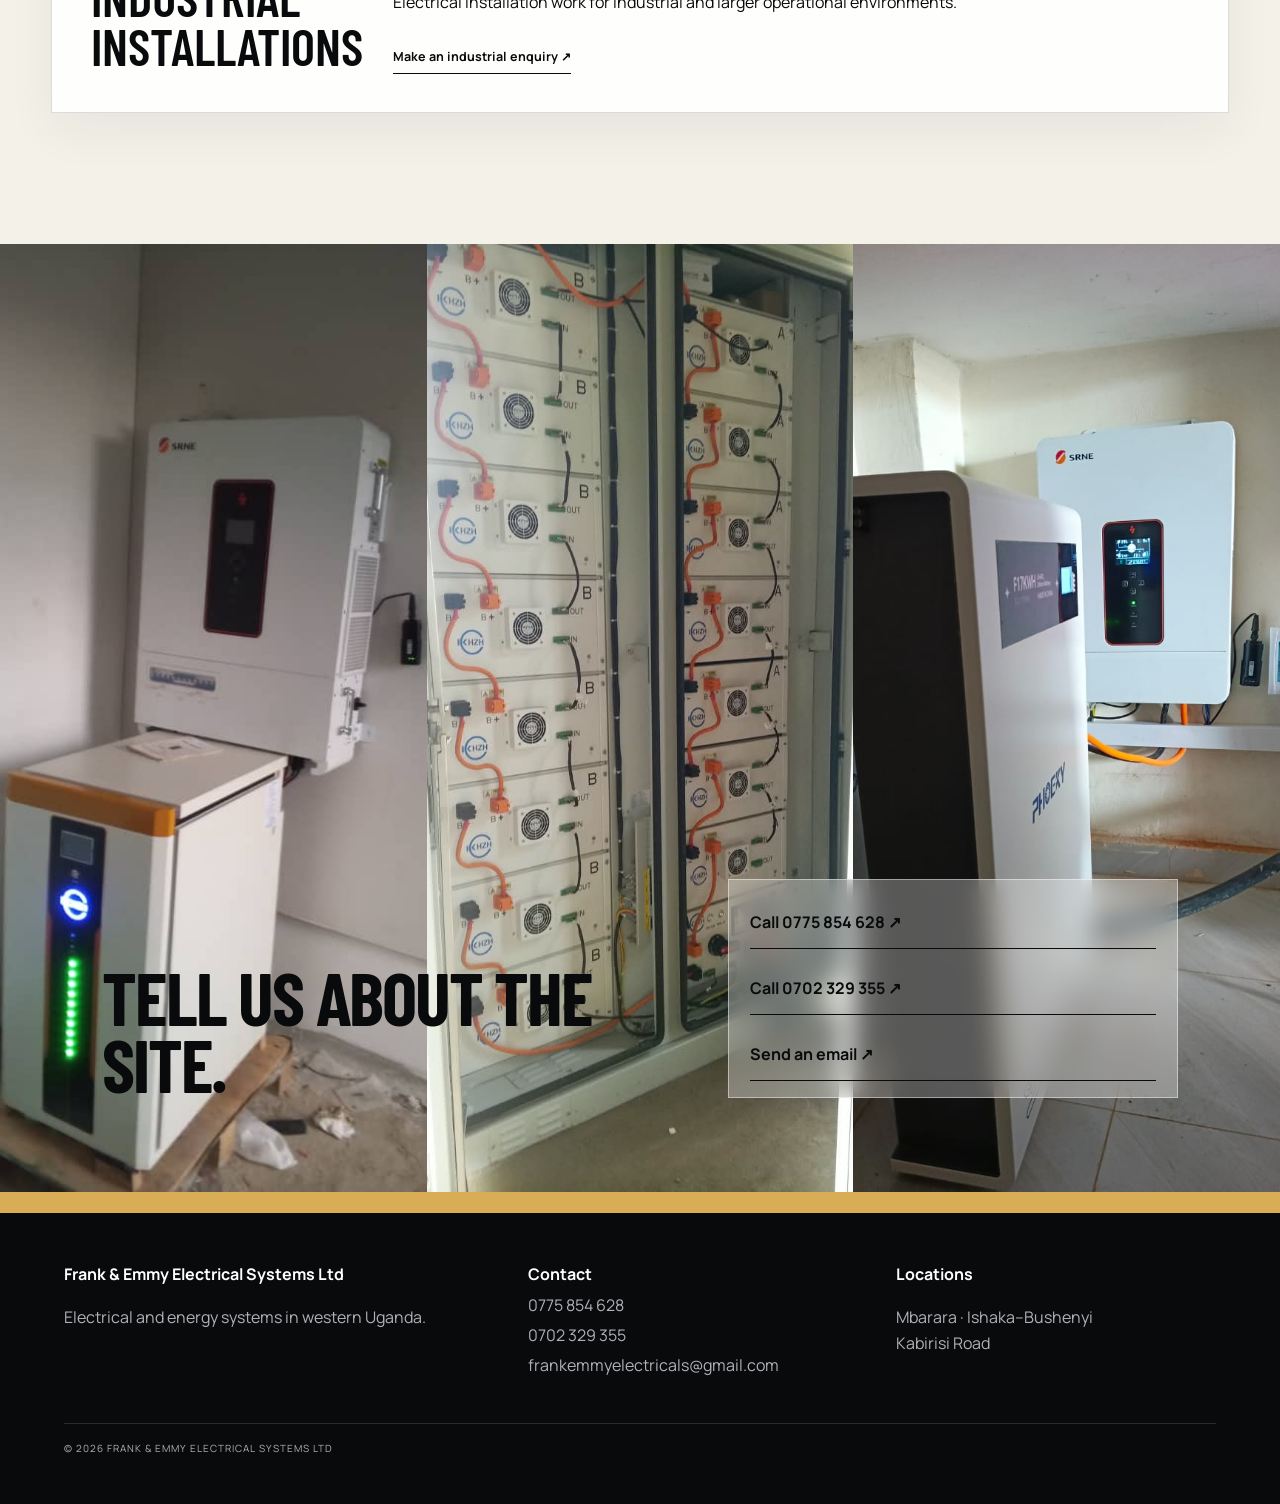
<file: services/index.html>
<!doctype html>
<html lang="en">
  <head>
    <meta charset="utf-8" />
    <meta name="viewport" content="width=device-width,initial-scale=1" />
    <meta
      name="description"
      content="Backup systems, solar installations, electrical fences, and domestic and industrial electrical installations from Frank & Emmy."
    />
    <title>Services | Frank & Emmy Electrical Systems Ltd</title>
    <link rel="canonical" href="https://frankandemmyelectricalsystems.com/services/" />
    <link rel="icon" href="/assets/frank-emmy-logo.png" />
    <link rel="stylesheet" href="/styles.css?v=9" />
  </head>
  <body class="services-page">
    <a class="skip-link" href="#main">Skip to content</a>
    <header class="site-header">
      <a class="brand" href="/"
        ><img src="/assets/frank-emmy-logo.png" alt="" /><span class="brand-name"
          >Frank &amp; Emmy<small>Electrical Systems Ltd</small></span
        ></a
      ><button
        class="menu-toggle"
        aria-expanded="false"
        aria-controls="site-nav"
      >
        Menu
      </button>
      <nav class="site-nav" id="site-nav">
        <a href="/">Home</a><a href="/about/">Company</a
        ><a aria-current="page" href="/services/">Services</a
        ><a href="/projects/">Our work</a
        ><a class="nav-cta" href="/contact/">Request a consultation</a>
      </nav>
    </header>
    <main id="main">
      <section class="page-hero">
        <p class="eyebrow">Confirmed services</p>
        <h1>Systems selected for the site.</h1>
        <p class="intro">
          Contact Frank &amp; Emmy to discuss the building, equipment, power
          requirement and installation conditions.
        </p>
      </section>
      <section class="page-content">
        <div class="wrap services-detail">
          <article class="service-detail reveal">
            <h2>Backup systems</h2>
            <div>
              <p>
                Backup power installations planned around the site and its
                intended electrical demand.
              </p>
              <a class="text-link" href="/contact/"
                >Ask about a backup system ↗</a
              >
            </div>
          </article>
          <article class="service-detail reveal">
            <h2>Solar installations</h2>
            <div>
              <p>
                Solar-system installations for domestic, business and other site
                requirements.
              </p>
              <a class="text-link" href="/contact/"
                >Discuss a solar installation ↗</a
              >
            </div>
          </article>
          <article class="service-detail reveal">
            <h2>Electrical fences</h2>
            <div>
              <p>
                Electrical-fence installation considered in relation to the
                property and its requirements.
              </p>
              <a class="text-link" href="/contact/"
                >Discuss an electrical fence ↗</a
              >
            </div>
          </article>
          <article class="service-detail reveal">
            <h2>Domestic installations</h2>
            <div>
              <p>
                Electrical installation work for homes and residential
                buildings.
              </p>
              <a class="text-link" href="/contact/"
                >Make a domestic enquiry ↗</a
              >
            </div>
          </article>
          <article class="service-detail reveal">
            <h2>Industrial installations</h2>
            <div>
              <p>
                Electrical installation work for industrial and larger
                operational environments.
              </p>
              <a class="text-link" href="/contact/"
                >Make an industrial enquiry ↗</a
              >
            </div>
          </article>
        </div>
      </section>
      <section class="photo-band">
        <img
          src="/assets/WhatsApp Image 2026-09-18 at 19.14.00 (1).jpeg"
          alt="Installed inverter equipment"
        /><img
          src="/assets/WhatsApp Image 2026-09-18 at 19.14.01 (4).jpeg"
          alt="Electrical distribution wiring"
        /><img
          src="/assets/WhatsApp Image 2026-09-18 at 19.14.00 (2).jpeg"
          alt="Solar panels installed on a rooftop"
        />
      </section>
      <section class="cta">
        <h2>Tell us about the site.</h2>
        <div class="contacts">
          <a href="tel:+256775854628">Call 0775 854 628 ↗</a
          ><a href="tel:+256702329355">Call 0702 329 355 ↗</a
          ><a
            href="mailto:frankemmyelectricals@gmail.com?subject=Electrical%20service%20enquiry"
            >Send an email ↗</a
          >
        </div>
      </section>
    </main>
    <footer class="site-footer">
      <div class="footer-grid">
        <div>
          <strong>Frank &amp; Emmy Electrical Systems Ltd</strong>
          <p>Electrical and energy systems in western Uganda.</p>
        </div>
        <div>
          <strong>Contact</strong><a href="tel:+256775854628">0775 854 628</a
          ><a href="tel:+256702329355">0702 329 355</a
          ><a href="mailto:frankemmyelectricals@gmail.com"
            >frankemmyelectricals@gmail.com</a
          >
        </div>
        <div>
          <strong>Locations</strong>
          <p>Mbarara · Ishaka–Bushenyi<br />Kabirisi Road</p>
        </div>
      </div>
      <div class="footer-bottom">
        © 2026 Frank &amp; Emmy Electrical Systems Ltd
      </div>
    </footer>
    <script src="/script.js?v=9"></script>
  </body>
</html>
</file>
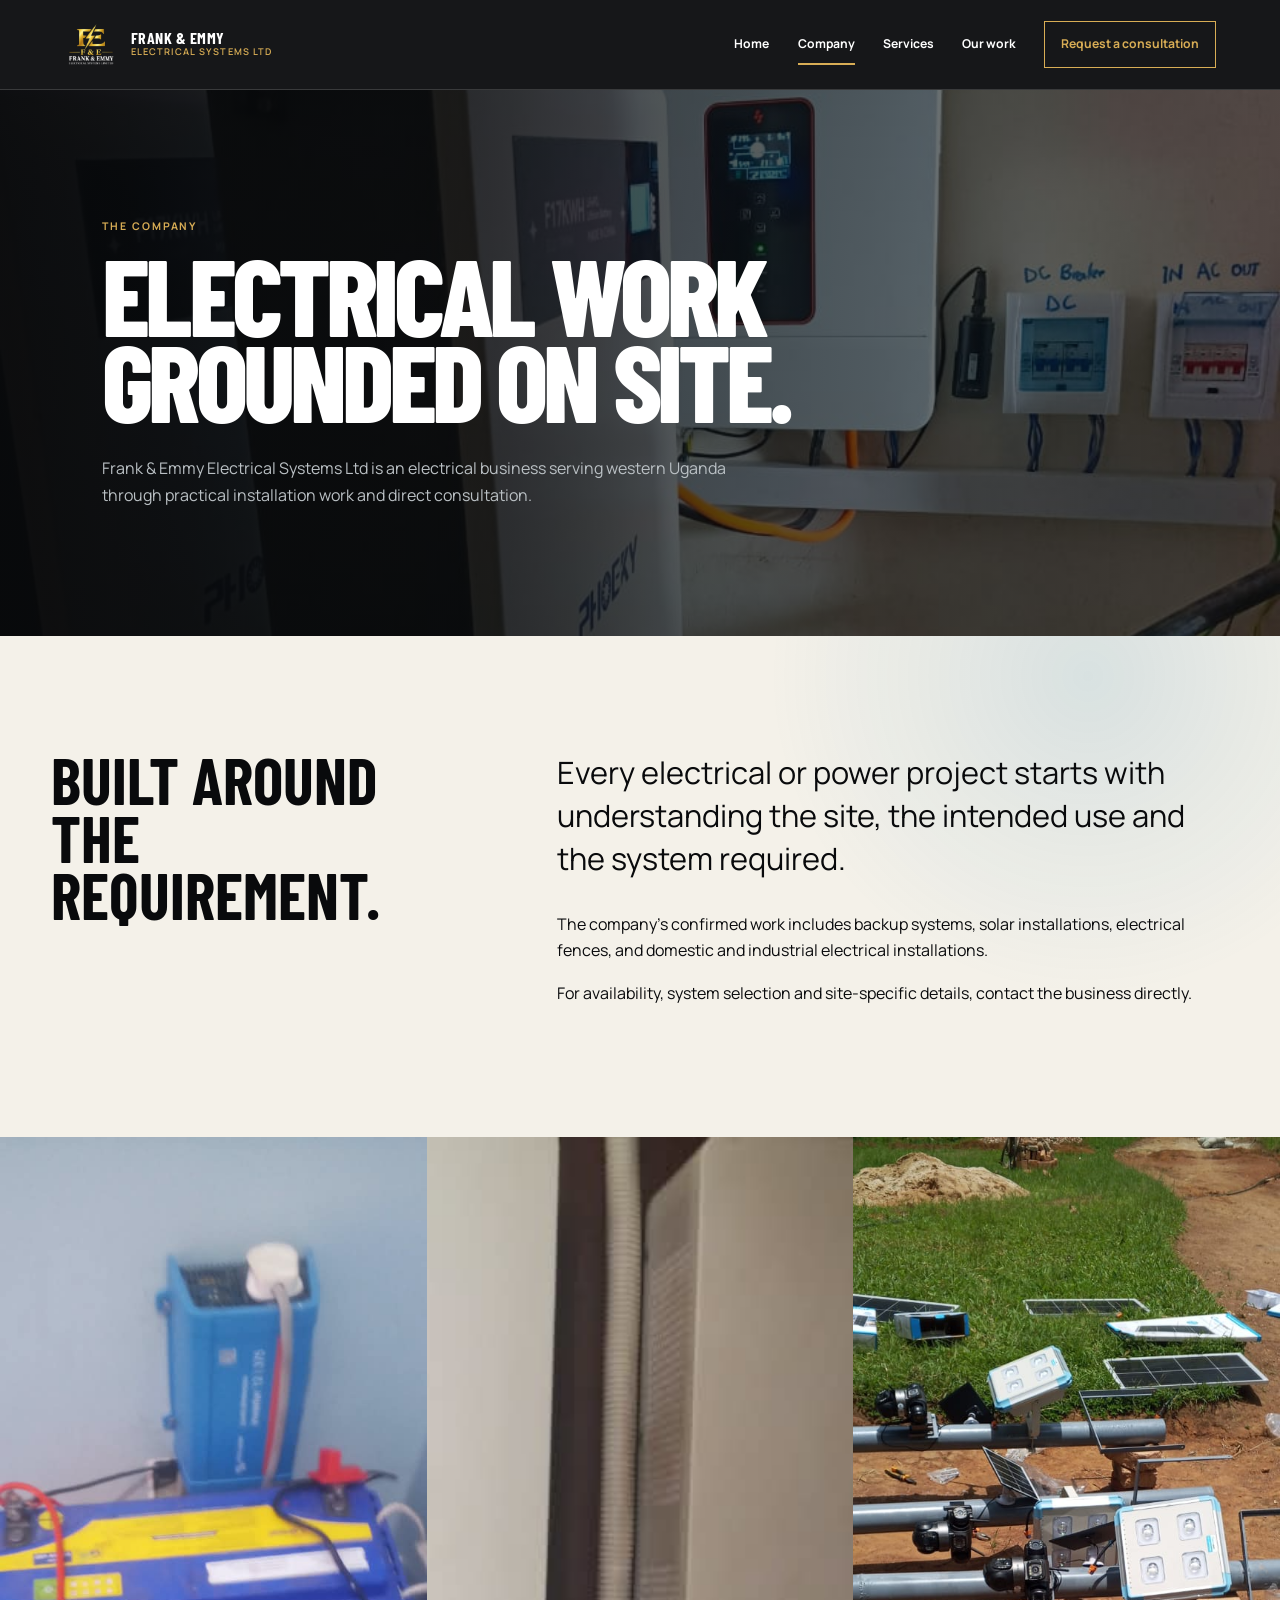
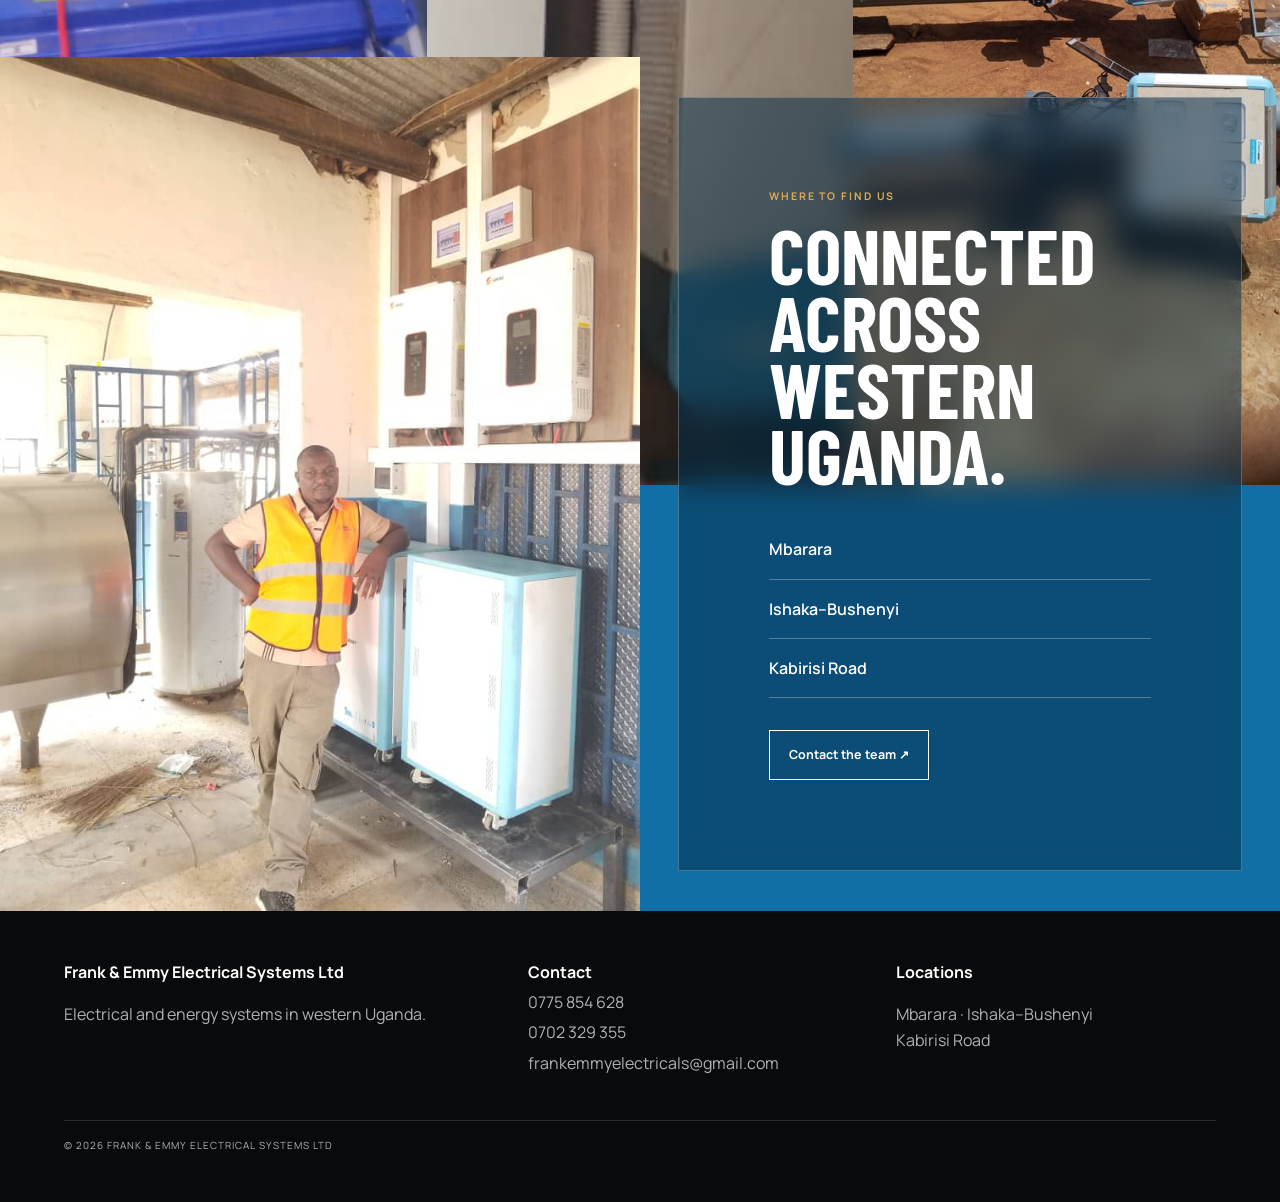
<file: about.html>
<!doctype html>
<html lang="en">
  <head>
    <meta charset="utf-8" />
    <meta name="viewport" content="width=device-width,initial-scale=1" />
    <meta
      name="description"
      content="About Frank & Emmy Electrical Systems Ltd in western Uganda."
    />
    <title>Company | Frank & Emmy Electrical Systems Ltd</title>
    <link rel="icon" href="assets/frank-emmy-logo.png" />
    <link rel="stylesheet" href="styles.css?v=9" />
  </head>
  <body class="about-page">
    <a class="skip-link" href="#main">Skip to content</a>
    <header class="site-header">
      <a class="brand" href="index.html"
        ><img src="assets/frank-emmy-logo.png" alt="" /><span class="brand-name"
          >Frank &amp; Emmy<small>Electrical Systems Ltd</small></span
        ></a
      ><button
        class="menu-toggle"
        aria-expanded="false"
        aria-controls="site-nav"
      >
        Menu
      <link rel="canonical" href="https://frankandemmyelectricalsystems.com/about.html" />
      </button>
      <nav class="site-nav" id="site-nav">
        <a href="index.html">Home</a
        ><a aria-current="page" href="about.html">Company</a
        ><a href="services.html">Services</a><a href="projects.html">Our work</a
        ><a class="nav-cta" href="contact.html">Request a consultation</a>
      </nav>
    </header>
    <main id="main">
      <section class="page-hero">
        <p class="eyebrow">The company</p>
        <h1>Electrical work grounded on site.</h1>
        <p class="intro">
          Frank &amp; Emmy Electrical Systems Ltd is an electrical business
          serving western Uganda through practical installation work and direct
          consultation.
        </p>
      </section>
      <section class="page-content">
        <div class="wrap split reveal">
          <h2>Built around the requirement.</h2>
          <div>
            <p class="large">
              Every electrical or power project starts with understanding the
              site, the intended use and the system required.
            </p>
            <p>
              The company’s confirmed work includes backup systems, solar
              installations, electrical fences, and domestic and industrial
              electrical installations.
            </p>
            <p>
              For availability, system selection and site-specific details,
              contact the business directly.
            </p>
          </div>
        </div>
      </section>
      <section class="photo-band">
        <img
          src="WhatsApp Image 2026-09-18 at 19.13.59 (1).jpeg"
          alt="Installed backup power equipment"
        /><img
          src="WhatsApp Image 2026-09-18 at 19.13.59 (3).jpeg"
          alt="Interior lighting installation in progress"
        /><img
          src="assets/solar-lighting-equipment.jpeg"
          alt="Solar lighting and security equipment prepared for installation"
        />
      </section>
      <section class="coverage">
        <div class="coverage-media">
          <img
            src="assets/industrial-backup-system.jpeg"
            alt="Industrial backup power installation"
          />
        </div>
        <div class="coverage-copy reveal">
          <p class="eyebrow">Where to find us</p>
          <h2>Connected across western Uganda.</h2>
          <ul class="location-list">
            <li>Mbarara</li>
            <li>Ishaka–Bushenyi</li>
            <li>Kabirisi Road</li>
          </ul>
          <a
            class="button light"
            style="margin-top: 2rem; width: max-content"
            href="contact.html"
            >Contact the team ↗</a
          >
        </div>
      </section>
    </main>
    <footer class="site-footer">
      <div class="footer-grid">
        <div>
          <strong>Frank &amp; Emmy Electrical Systems Ltd</strong>
          <p>Electrical and energy systems in western Uganda.</p>
        </div>
        <div>
          <strong>Contact</strong><a href="tel:+256775854628">0775 854 628</a
          ><a href="tel:+256702329355">0702 329 355</a
          ><a href="mailto:frankemmyelectricals@gmail.com"
            >frankemmyelectricals@gmail.com</a
          >
        </div>
        <div>
          <strong>Locations</strong>
          <p>Mbarara · Ishaka–Bushenyi<br />Kabirisi Road</p>
        </div>
      </div>
      <div class="footer-bottom">
        © 2026 Frank &amp; Emmy Electrical Systems Ltd
      </div>
    </footer>
    <script src="script.js?v=9"></script>
  </body>
</html>
</file>
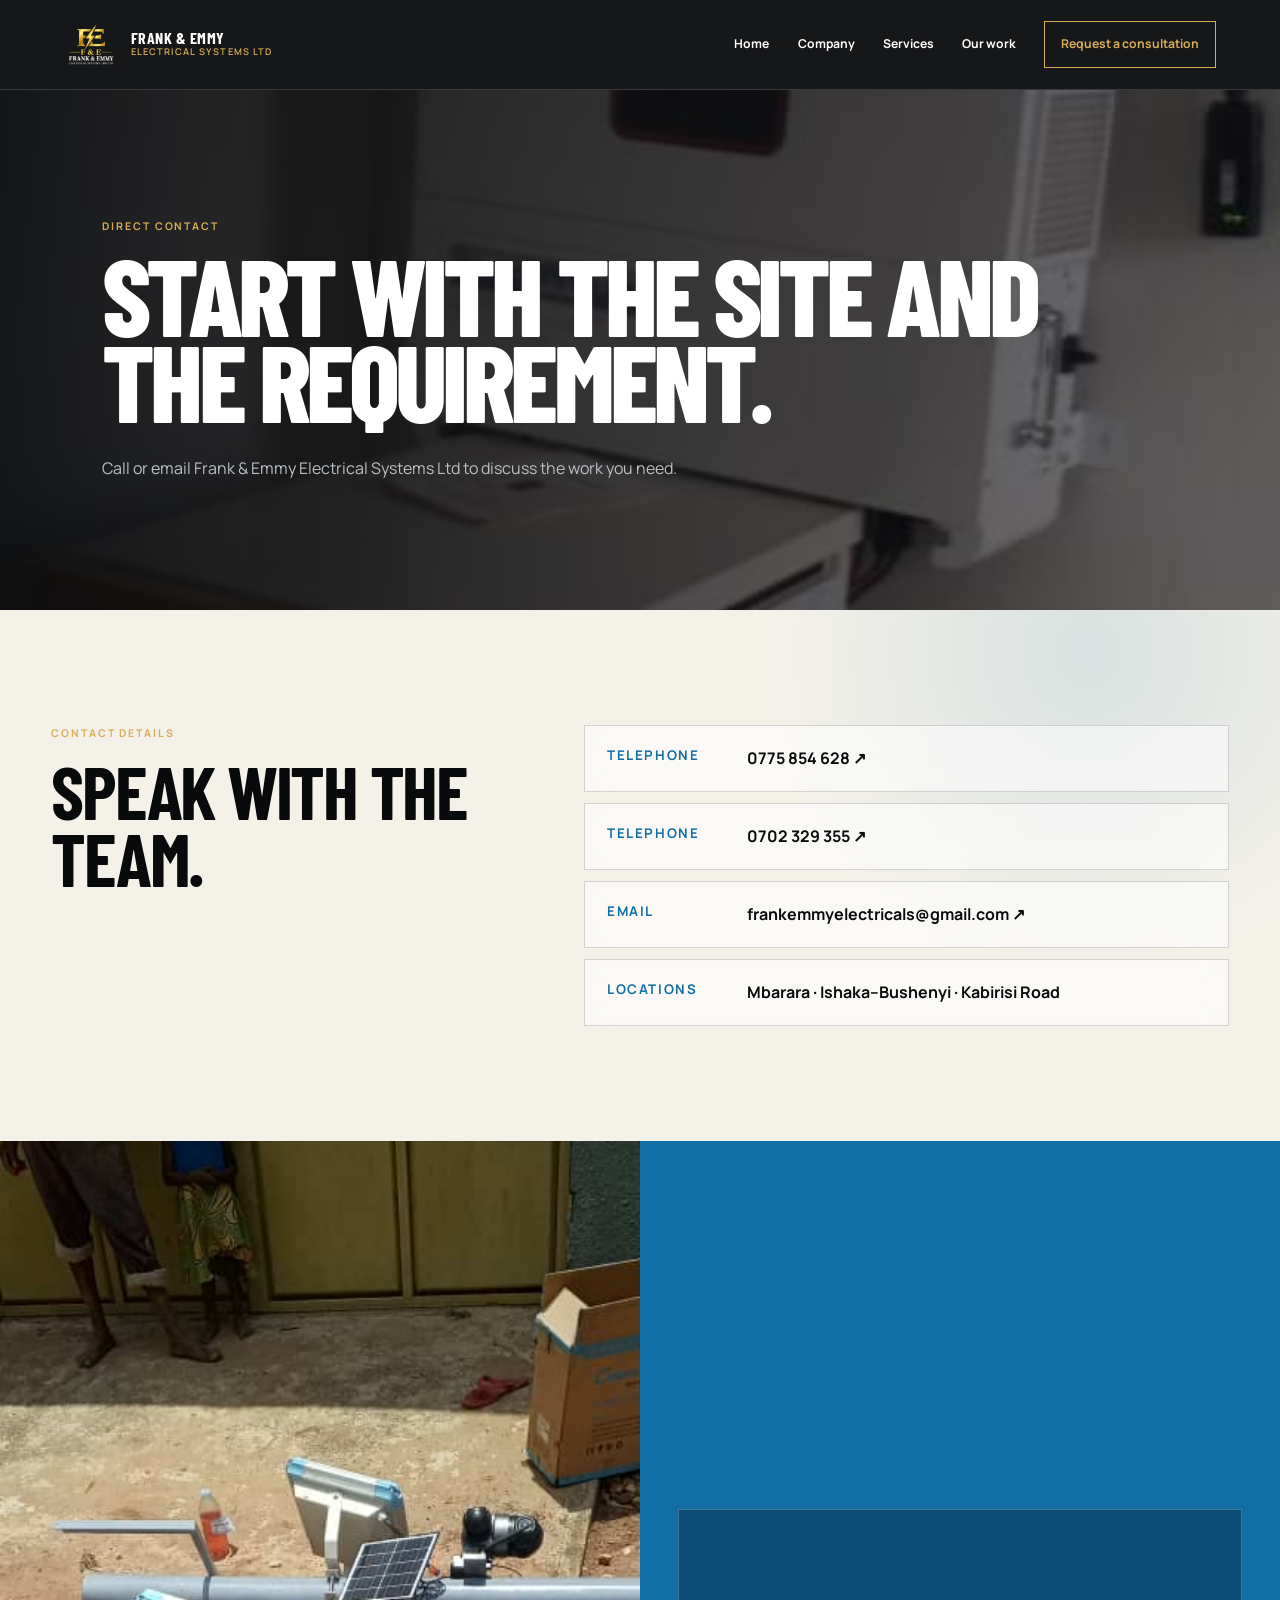
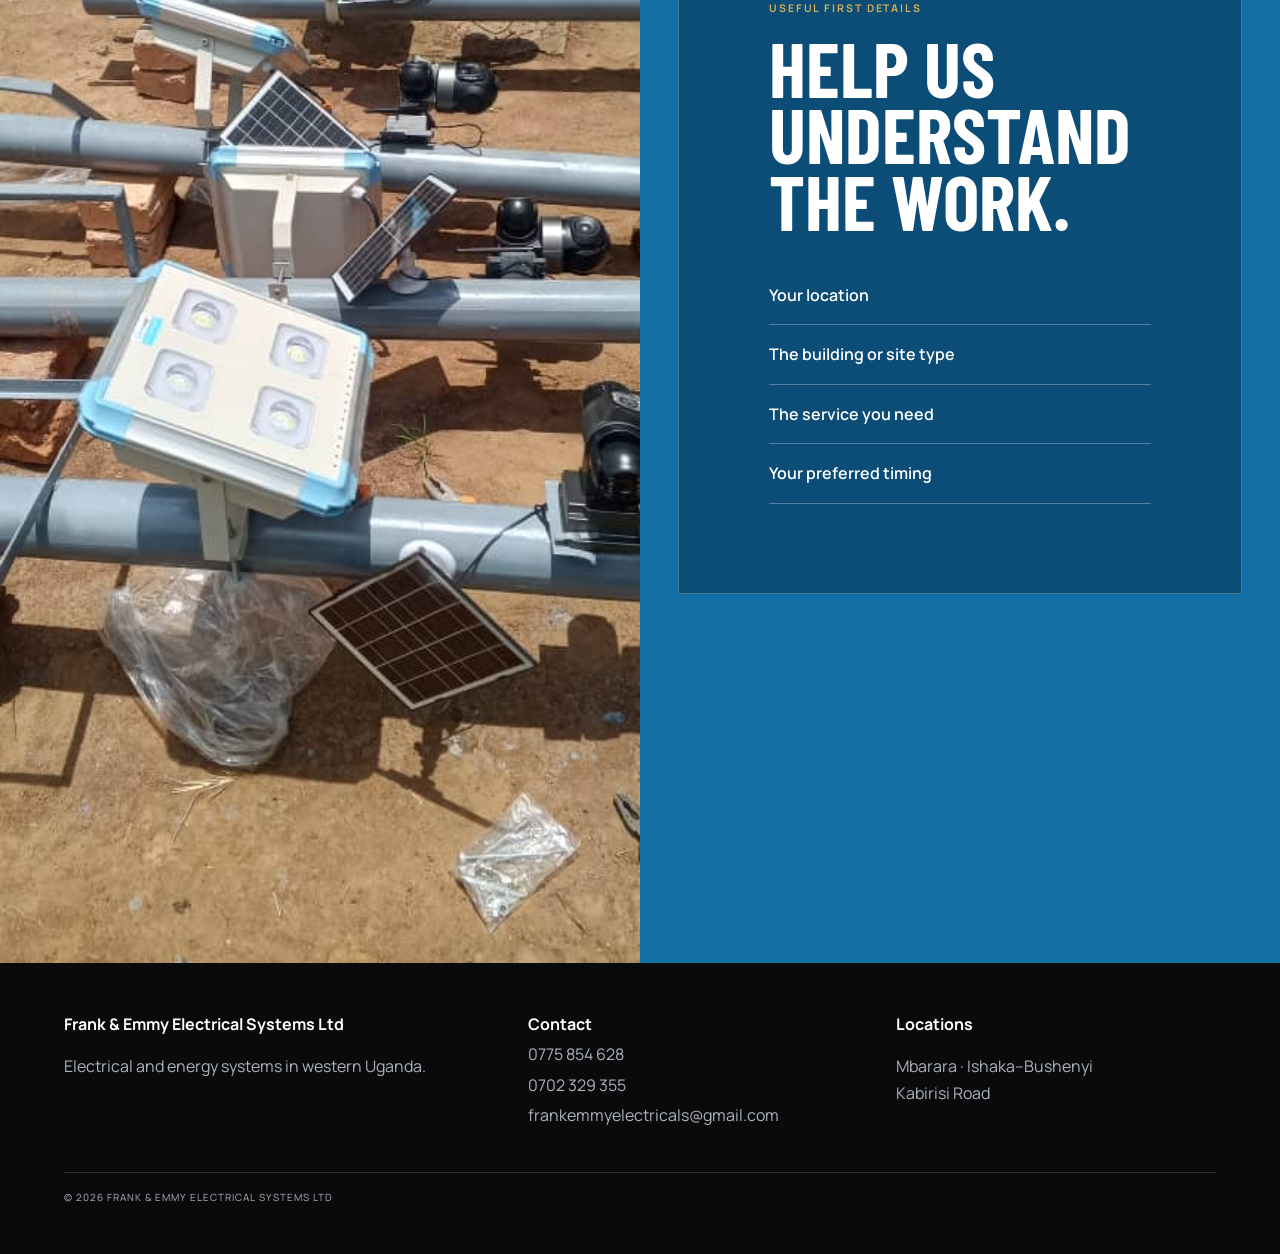
<file: contact.html>
<!doctype html>
<html lang="en">
  <head>
    <meta charset="utf-8" />
    <meta name="viewport" content="width=device-width,initial-scale=1" />
    <meta
      name="description"
      content="Contact Frank & Emmy Electrical Systems Ltd about electrical, solar, fencing or backup-power work."
    />
    <title>Contact | Frank & Emmy Electrical Systems Ltd</title>
    <link rel="icon" href="assets/frank-emmy-logo.png" />
    <link rel="stylesheet" href="styles.css?v=9" />
  </head>
  <body class="contact-page">
    <a class="skip-link" href="#main">Skip to content</a>
    <header class="site-header">
      <a class="brand" href="index.html"
        ><img src="assets/frank-emmy-logo.png" alt="" /><span class="brand-name"
          >Frank &amp; Emmy<small>Electrical Systems Ltd</small></span
        ></a
      ><button
        class="menu-toggle"
        aria-expanded="false"
        aria-controls="site-nav"
      >
        Menu
      <link rel="canonical" href="https://frankandemmyelectricalsystems.com/contact.html" />
      </button>
      <nav class="site-nav" id="site-nav">
        <a href="index.html">Home</a><a href="about.html">Company</a
        ><a href="services.html">Services</a><a href="projects.html">Our work</a
        ><a aria-current="page" class="nav-cta" href="contact.html"
          >Request a consultation</a
        >
      </nav>
    </header>
    <main id="main">
      <section class="page-hero">
        <p class="eyebrow">Direct contact</p>
        <h1>Start with the site and the requirement.</h1>
        <p class="intro">
          Call or email Frank & Emmy Electrical Systems Ltd to discuss the work
          you need.
        </p>
      </section>
      <section class="page-content">
        <div class="wrap contact-layout reveal">
          <div>
            <p class="eyebrow">Contact details</p>
            <h2 class="section-title">Speak with the team.</h2>
          </div>
          <div class="contact-links">
            <a href="tel:+256775854628"
              ><small>Telephone</small><strong>0775 854 628 ↗</strong></a
            ><a href="tel:+256702329355"
              ><small>Telephone</small><strong>0702 329 355 ↗</strong></a
            ><a
              href="mailto:frankemmyelectricals@gmail.com?subject=Electrical%20systems%20enquiry"
              ><small>Email</small
              ><strong>frankemmyelectricals@gmail.com ↗</strong></a
            >
            <div>
              <small>Locations</small
              ><strong>Mbarara · Ishaka–Bushenyi · Kabirisi Road</strong>
            </div>
          </div>
        </div>
      </section>
      <section class="coverage">
        <div class="coverage-media">
          <img
            src="assets/solar-security-equipment.jpeg"
            alt="Solar lighting and security equipment"
          />
        </div>
        <div class="coverage-copy reveal">
          <p class="eyebrow">Useful first details</p>
          <h2>Help us understand the work.</h2>
          <ul class="location-list">
            <li>Your location</li>
            <li>The building or site type</li>
            <li>The service you need</li>
            <li>Your preferred timing</li>
          </ul>
        </div>
      </section>
    </main>
    <footer class="site-footer">
      <div class="footer-grid">
        <div>
          <strong>Frank &amp; Emmy Electrical Systems Ltd</strong>
          <p>Electrical and energy systems in western Uganda.</p>
        </div>
        <div>
          <strong>Contact</strong><a href="tel:+256775854628">0775 854 628</a
          ><a href="tel:+256702329355">0702 329 355</a
          ><a href="mailto:frankemmyelectricals@gmail.com"
            >frankemmyelectricals@gmail.com</a
          >
        </div>
        <div>
          <strong>Locations</strong>
          <p>Mbarara · Ishaka–Bushenyi<br />Kabirisi Road</p>
        </div>
      </div>
      <div class="footer-bottom">
        © 2026 Frank &amp; Emmy Electrical Systems Ltd
      </div>
    </footer>
    <script src="script.js?v=9"></script>
  </body>
</html>
</file>
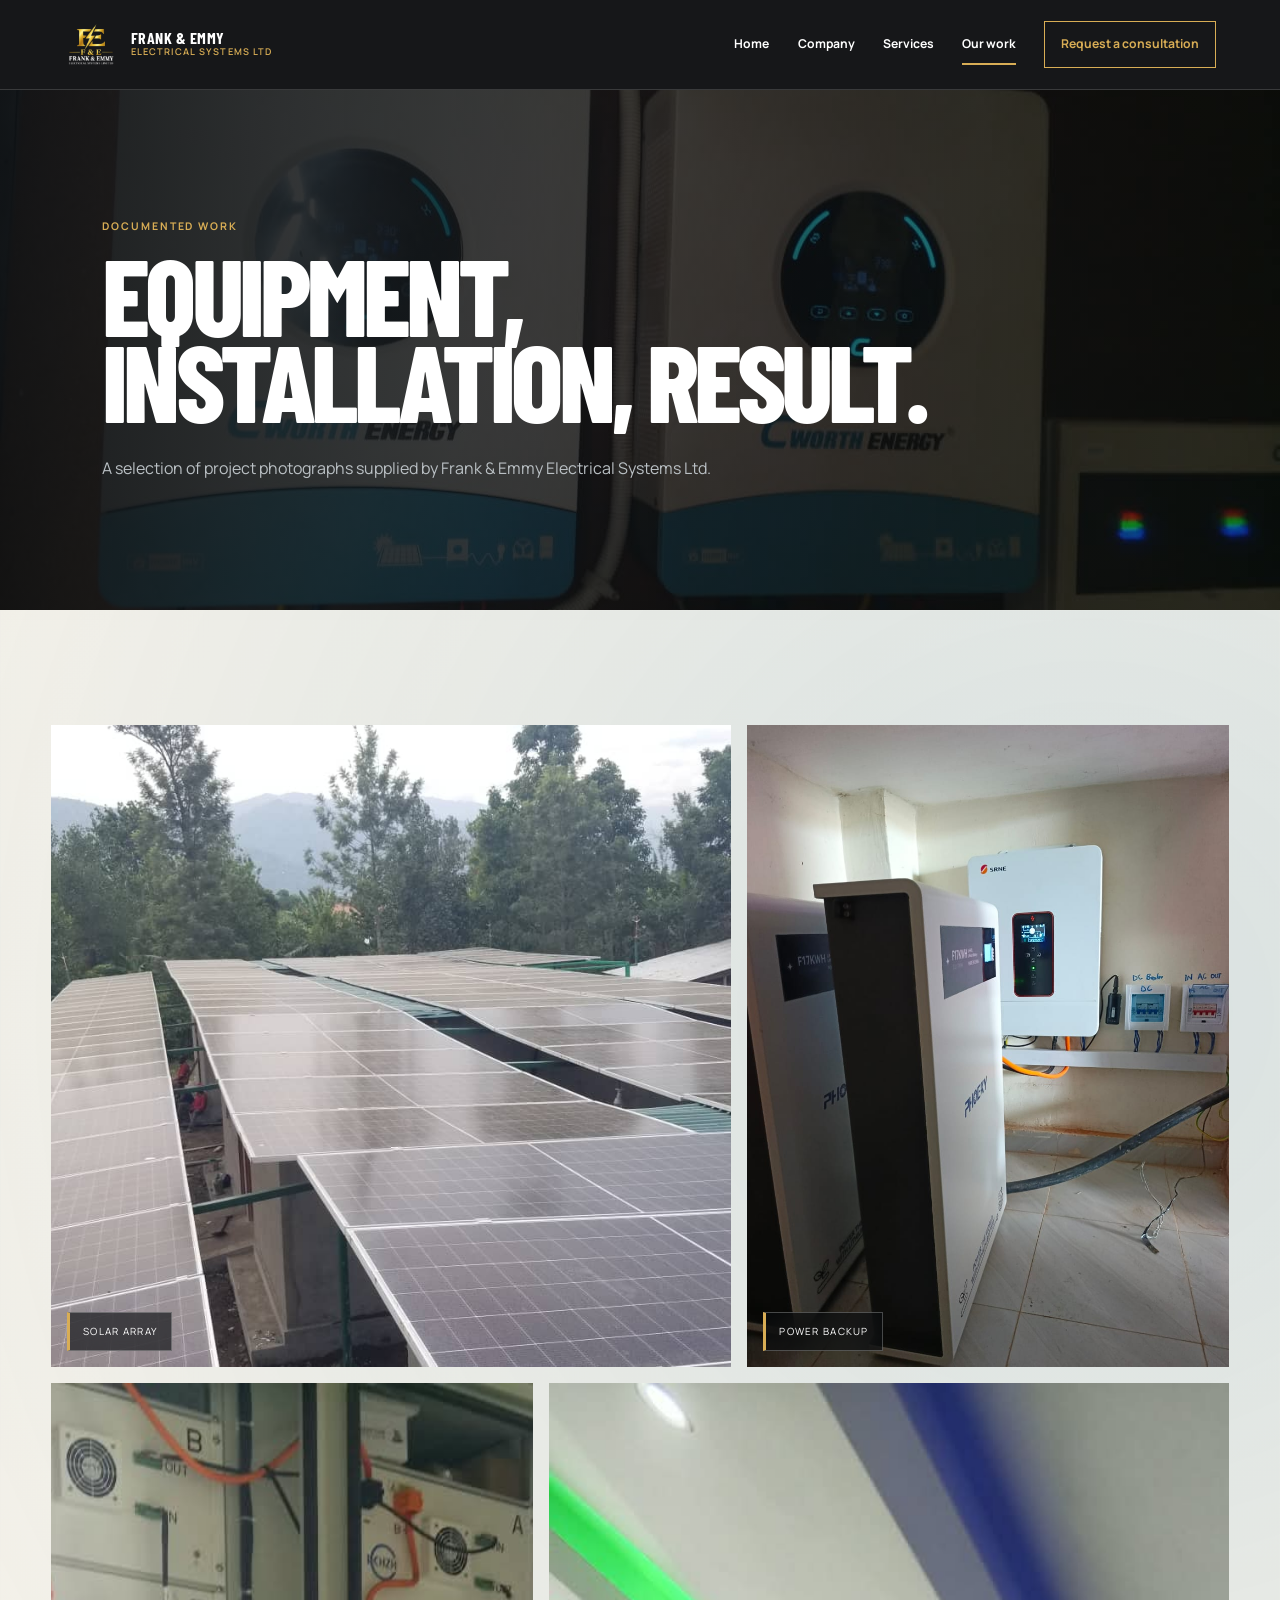
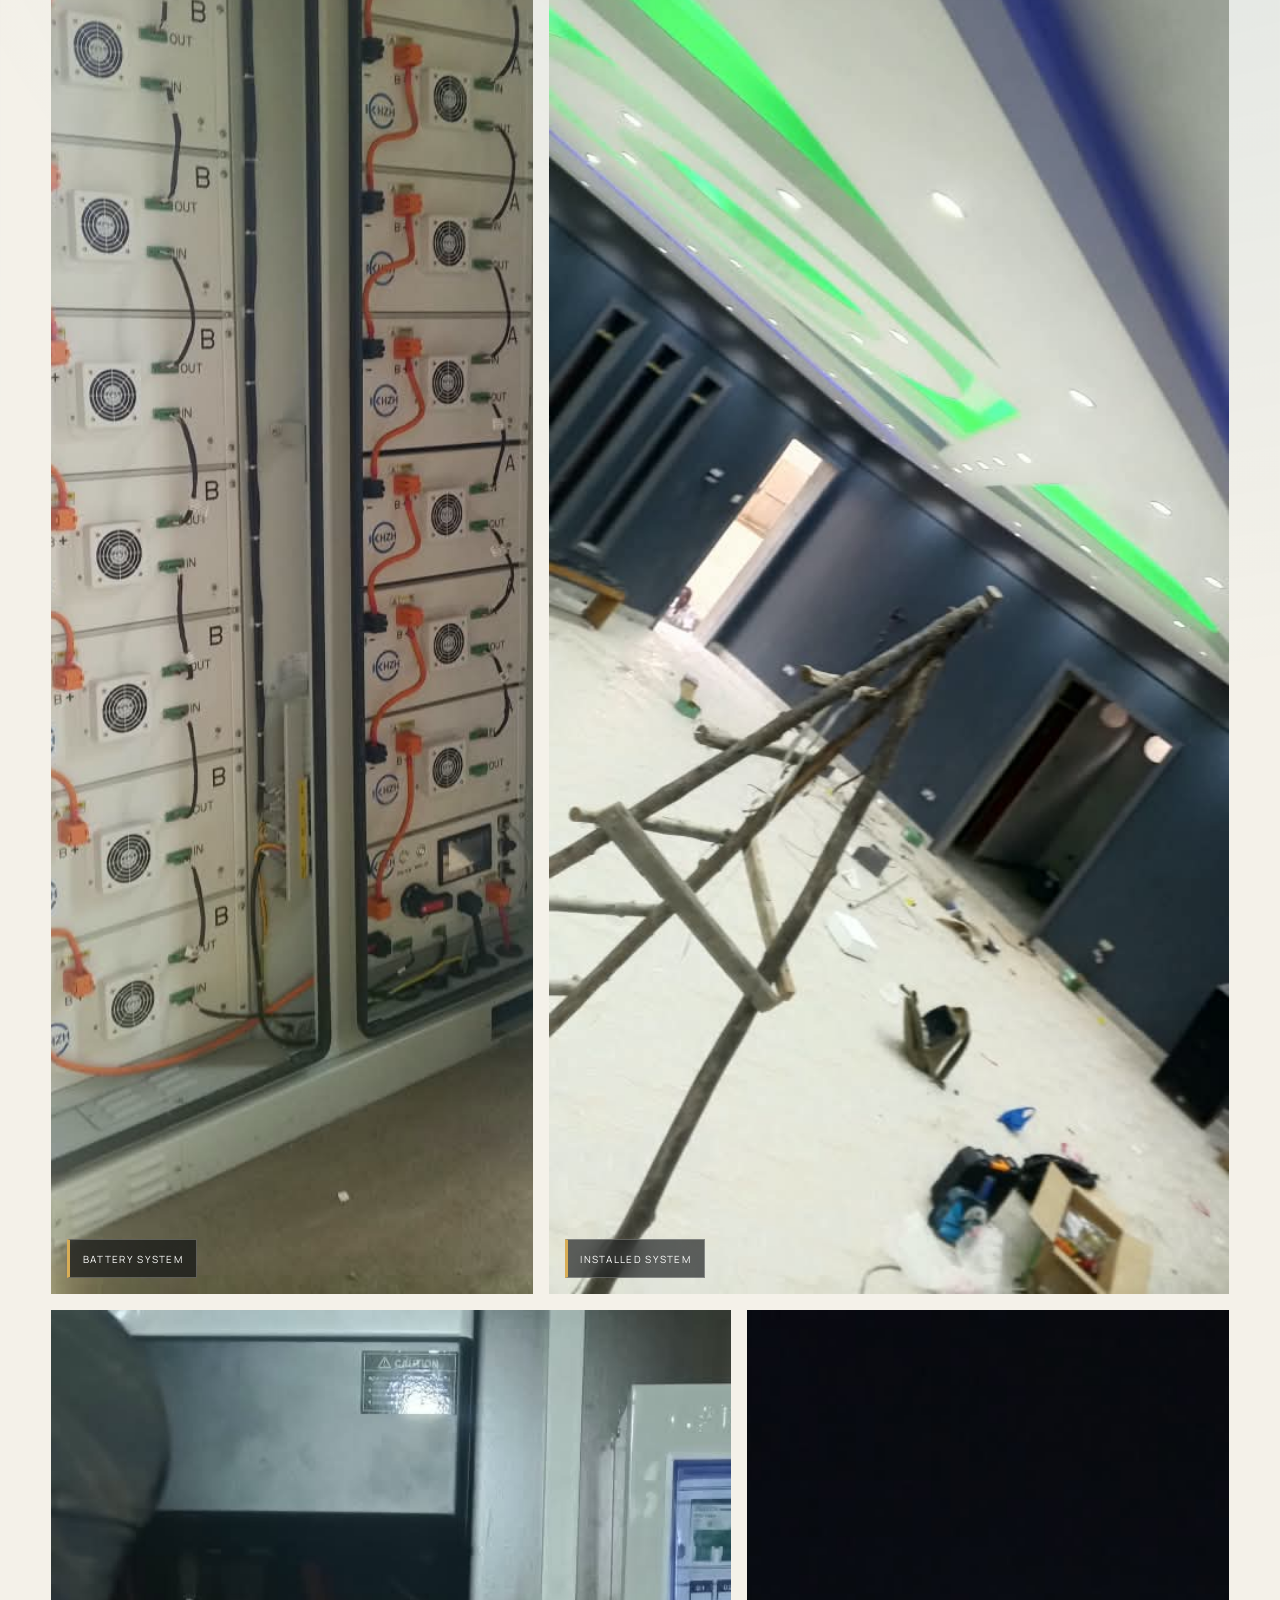
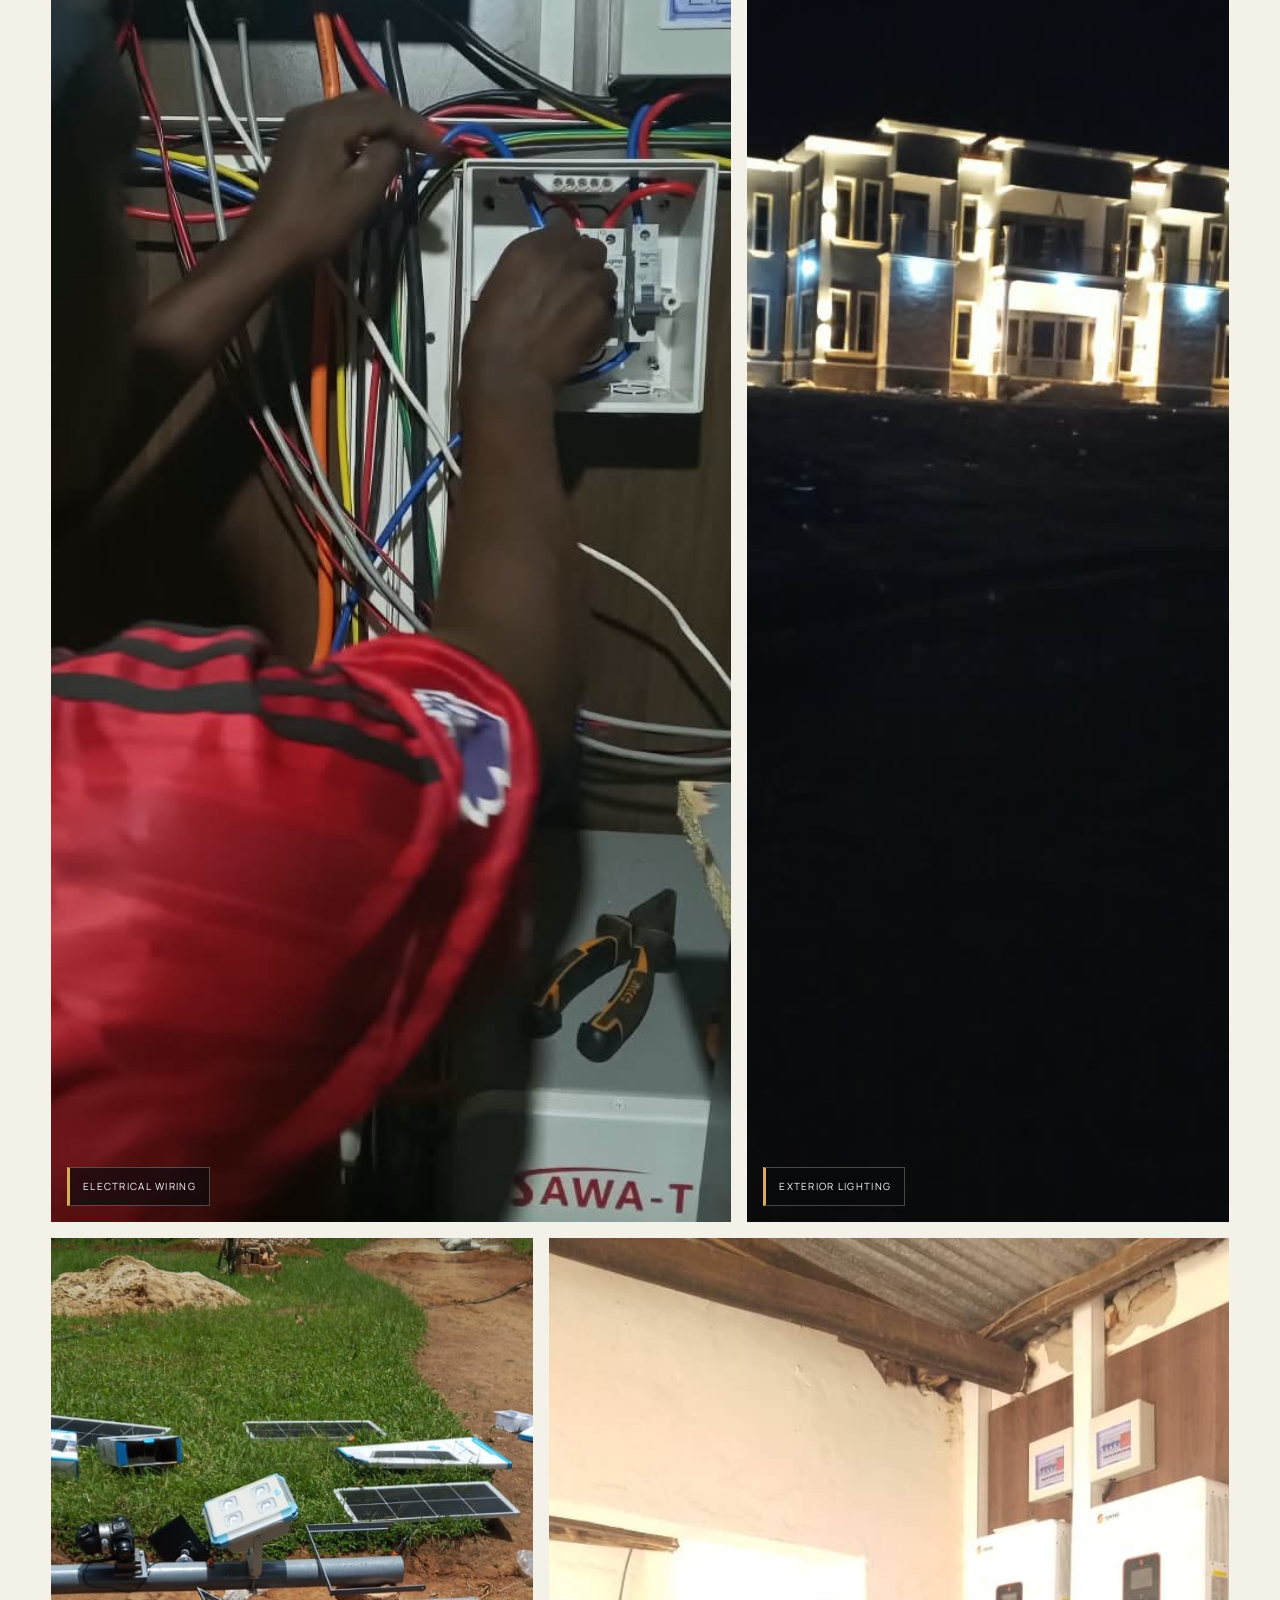
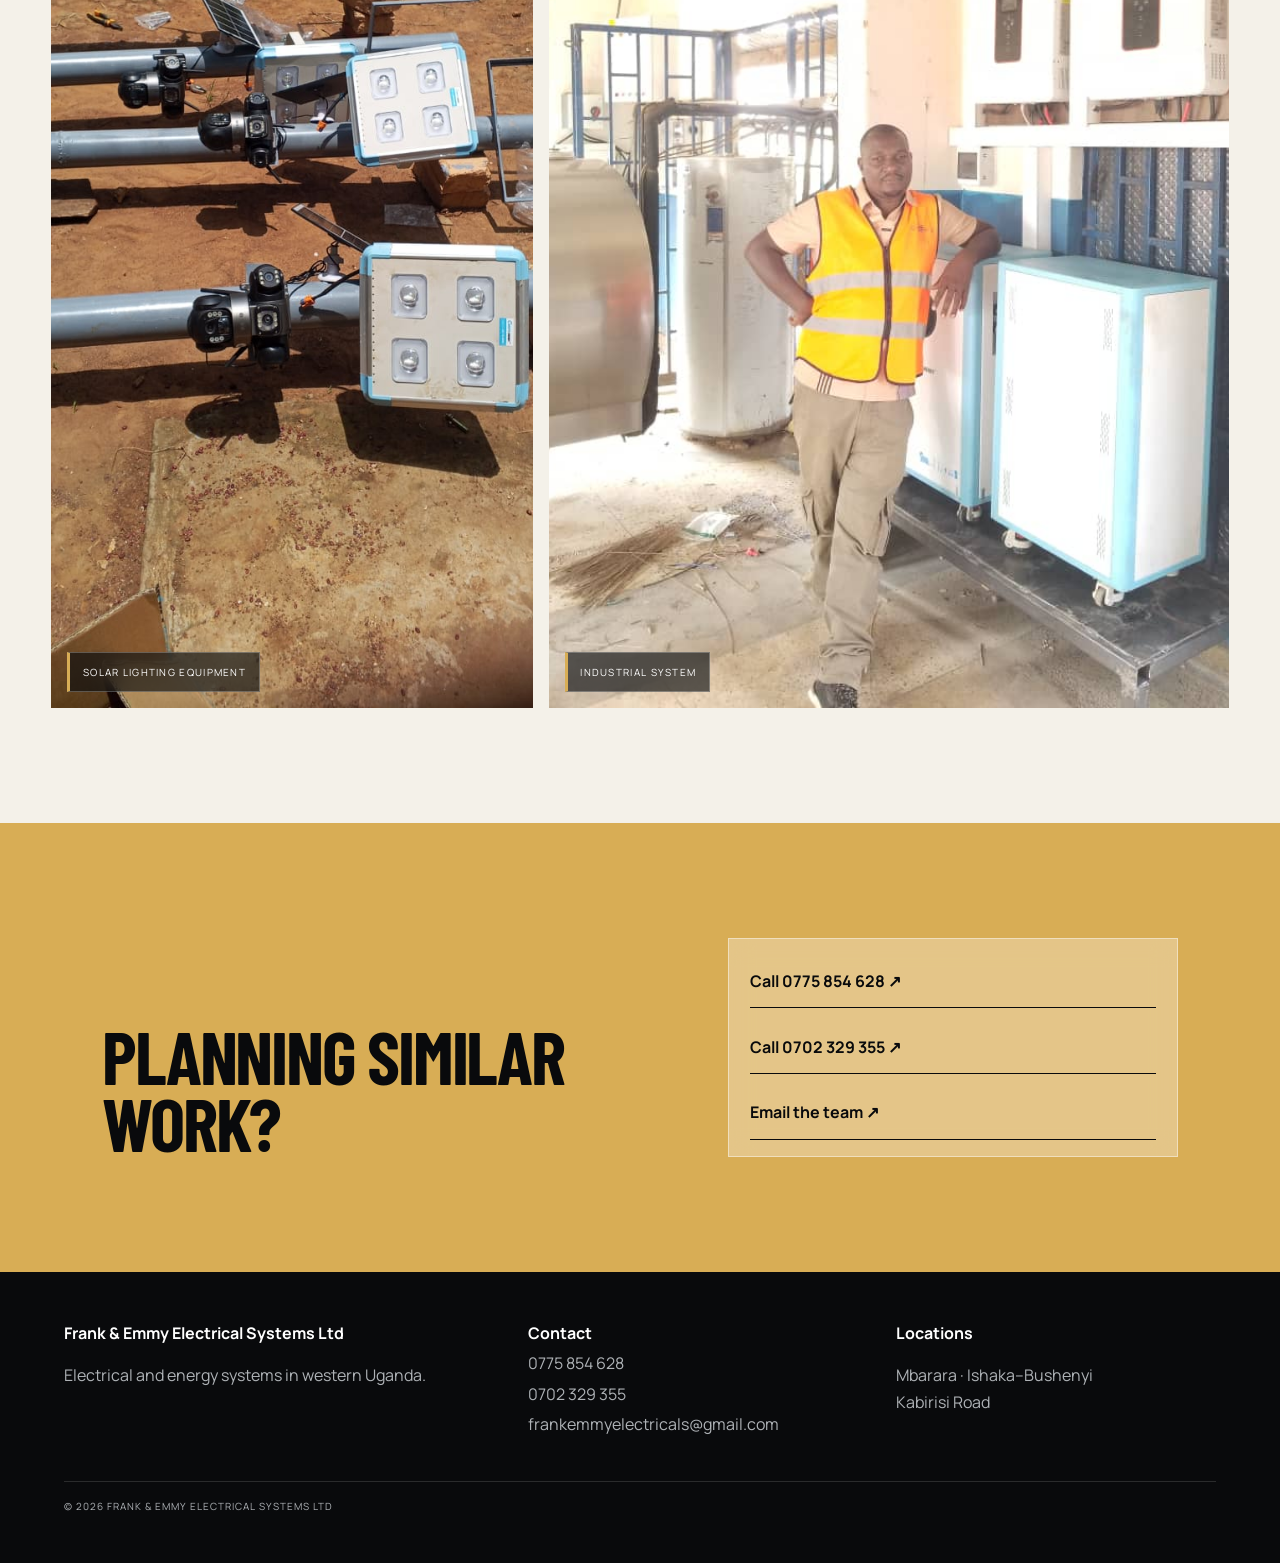
<file: projects.html>
<!doctype html>
<html lang="en">
  <head>
    <meta charset="utf-8" />
    <meta name="viewport" content="width=device-width,initial-scale=1" />
    <meta
      name="description"
      content="Photographs of electrical, backup power, solar and lighting work supplied by Frank & Emmy Electrical Systems Ltd."
    />
    <title>Our Work | Frank & Emmy Electrical Systems Ltd</title>
    <link rel="icon" href="assets/frank-emmy-logo.png" />
    <link rel="stylesheet" href="styles.css?v=9" />
  </head>
  <body class="projects-page">
    <a class="skip-link" href="#main">Skip to content</a>
    <header class="site-header">
      <a class="brand" href="index.html"
        ><img src="assets/frank-emmy-logo.png" alt="" /><span class="brand-name"
          >Frank &amp; Emmy<small>Electrical Systems Ltd</small></span
        ></a
      ><button
        class="menu-toggle"
        aria-expanded="false"
        aria-controls="site-nav"
      >
        Menu
      <link rel="canonical" href="https://frankandemmyelectricalsystems.com/projects.html" />
      </button>
      <nav class="site-nav" id="site-nav">
        <a href="index.html">Home</a><a href="about.html">Company</a
        ><a href="services.html">Services</a
        ><a aria-current="page" href="projects.html">Our work</a
        ><a class="nav-cta" href="contact.html">Request a consultation</a>
      </nav>
    </header>
    <main id="main">
      <section class="page-hero">
        <p class="eyebrow">Documented work</p>
        <h1>Equipment, installation, result.</h1>
        <p class="intro">
          A selection of project photographs supplied by Frank & Emmy Electrical
          Systems Ltd.
        </p>
      </section>
      <section class="page-content">
        <div class="wrap projects-grid">
          <figure class="project reveal">
            <img
              src="assets/solar-array.jpeg"
              alt="Installed rooftop solar panel array"
            />
            <figcaption>Solar array</figcaption>
          </figure>
          <figure class="project reveal">
            <img
              src="assets/inverter-and-battery.jpeg"
              alt="Inverter and battery installation"
            />
            <figcaption>Power backup</figcaption>
          </figure>
          <figure class="project reveal">
            <img
              src="assets/battery-bank.jpeg"
              alt="Battery bank with connected cabling"
            />
            <figcaption>Battery system</figcaption>
          </figure>
          <figure class="project reveal">
            <img
              src="assets/interior-lighting.jpeg"
              alt="Interior electrical lighting installation"
            />
            <figcaption>Installed system</figcaption>
          </figure>
          <figure class="project reveal">
            <img
              src="assets/electrical-wiring.jpeg"
              alt="Electrical wiring installation in progress"
            />
            <figcaption>Electrical wiring</figcaption>
          </figure>
          <figure class="project reveal">
            <img
              src="assets/exterior-lighting.jpeg"
              alt="Exterior building lighting at night"
            />
            <figcaption>Exterior lighting</figcaption>
          </figure>
          <figure class="project reveal">
            <img
              src="assets/solar-lighting-equipment.jpeg"
              alt="Solar lighting equipment prepared for installation"
            />
            <figcaption>Solar lighting equipment</figcaption>
          </figure>
          <figure class="project reveal">
            <img
              src="assets/industrial-backup-system.jpeg"
              alt="Backup power equipment at an industrial site"
            />
            <figcaption>Industrial system</figcaption>
          </figure>
        </div>
      </section>
      <section class="cta">
        <h2>Planning similar work?</h2>
        <div class="contacts">
          <a href="tel:+256775854628">Call 0775 854 628 ↗</a
          ><a href="tel:+256702329355">Call 0702 329 355 ↗</a
          ><a
            href="mailto:frankemmyelectricals@gmail.com?subject=Project%20enquiry"
            >Email the team ↗</a
          >
        </div>
      </section>
    </main>
    <footer class="site-footer">
      <div class="footer-grid">
        <div>
          <strong>Frank &amp; Emmy Electrical Systems Ltd</strong>
          <p>Electrical and energy systems in western Uganda.</p>
        </div>
        <div>
          <strong>Contact</strong><a href="tel:+256775854628">0775 854 628</a
          ><a href="tel:+256702329355">0702 329 355</a
          ><a href="mailto:frankemmyelectricals@gmail.com"
            >frankemmyelectricals@gmail.com</a
          >
        </div>
        <div>
          <strong>Locations</strong>
          <p>Mbarara · Ishaka–Bushenyi<br />Kabirisi Road</p>
        </div>
      </div>
      <div class="footer-bottom">
        © 2026 Frank &amp; Emmy Electrical Systems Ltd
      </div>
    </footer>
    <script src="script.js?v=9"></script>
  </body>
</html>
</file>
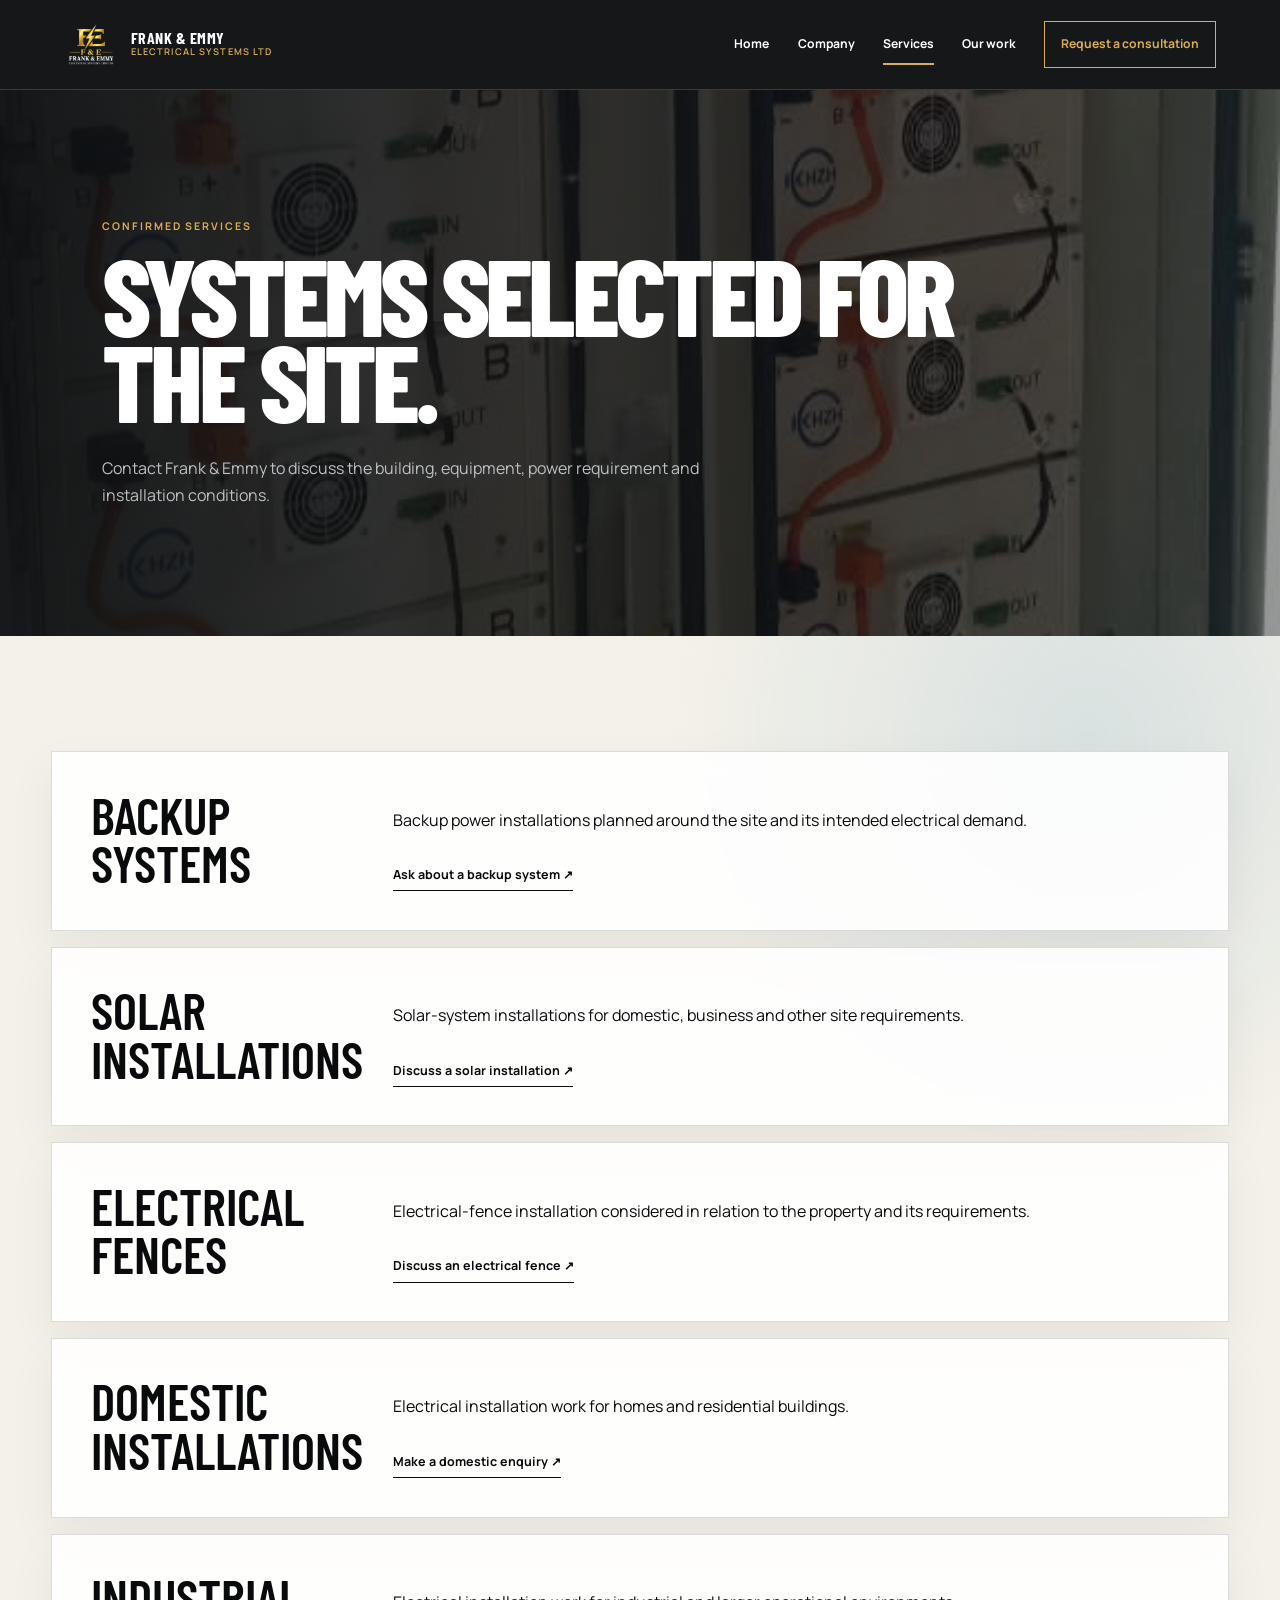
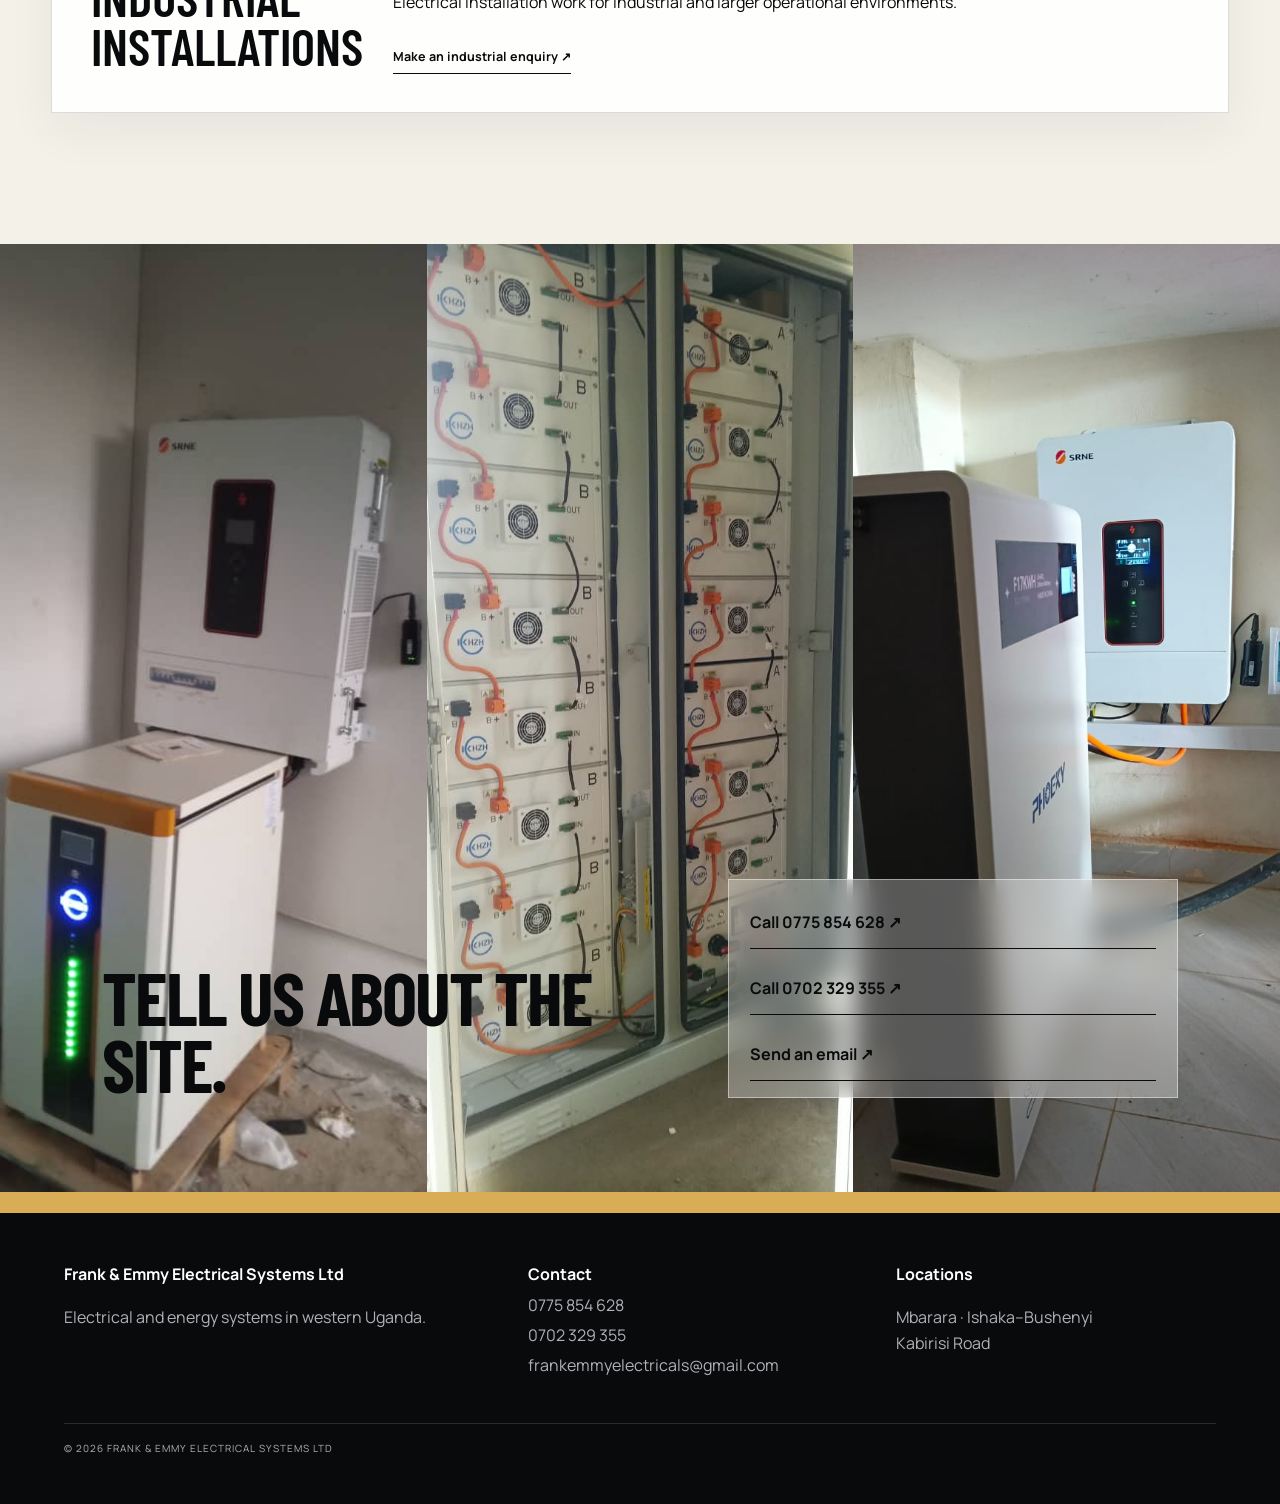
<file: services.html>
<!doctype html>
<html lang="en">
  <head>
    <meta charset="utf-8" />
    <meta name="viewport" content="width=device-width,initial-scale=1" />
    <meta
      name="description"
      content="Backup systems, solar installations, electrical fences, and domestic and industrial electrical installations from Frank & Emmy."
    />
    <title>Services | Frank & Emmy Electrical Systems Ltd</title>
    <link rel="icon" href="assets/frank-emmy-logo.png" />
    <link rel="stylesheet" href="styles.css?v=9" />
  </head>
  <body class="services-page">
    <a class="skip-link" href="#main">Skip to content</a>
    <header class="site-header">
      <a class="brand" href="index.html"
        ><img src="assets/frank-emmy-logo.png" alt="" /><span class="brand-name"
          >Frank &amp; Emmy<small>Electrical Systems Ltd</small></span
        ></a
      ><button
        class="menu-toggle"
        aria-expanded="false"
        aria-controls="site-nav"
      >
        Menu
      <link rel="canonical" href="https://frankandemmyelectricalsystems.com/services.html" />
      </button>
      <nav class="site-nav" id="site-nav">
        <a href="index.html">Home</a><a href="about.html">Company</a
        ><a aria-current="page" href="services.html">Services</a
        ><a href="projects.html">Our work</a
        ><a class="nav-cta" href="contact.html">Request a consultation</a>
      </nav>
    </header>
    <main id="main">
      <section class="page-hero">
        <p class="eyebrow">Confirmed services</p>
        <h1>Systems selected for the site.</h1>
        <p class="intro">
          Contact Frank &amp; Emmy to discuss the building, equipment, power
          requirement and installation conditions.
        </p>
      </section>
      <section class="page-content">
        <div class="wrap services-detail">
          <article class="service-detail reveal">
            <h2>Backup systems</h2>
            <div>
              <p>
                Backup power installations planned around the site and its
                intended electrical demand.
              </p>
              <a class="text-link" href="contact.html"
                >Ask about a backup system ↗</a
              >
            </div>
          </article>
          <article class="service-detail reveal">
            <h2>Solar installations</h2>
            <div>
              <p>
                Solar-system installations for domestic, business and other site
                requirements.
              </p>
              <a class="text-link" href="contact.html"
                >Discuss a solar installation ↗</a
              >
            </div>
          </article>
          <article class="service-detail reveal">
            <h2>Electrical fences</h2>
            <div>
              <p>
                Electrical-fence installation considered in relation to the
                property and its requirements.
              </p>
              <a class="text-link" href="contact.html"
                >Discuss an electrical fence ↗</a
              >
            </div>
          </article>
          <article class="service-detail reveal">
            <h2>Domestic installations</h2>
            <div>
              <p>
                Electrical installation work for homes and residential
                buildings.
              </p>
              <a class="text-link" href="contact.html"
                >Make a domestic enquiry ↗</a
              >
            </div>
          </article>
          <article class="service-detail reveal">
            <h2>Industrial installations</h2>
            <div>
              <p>
                Electrical installation work for industrial and larger
                operational environments.
              </p>
              <a class="text-link" href="contact.html"
                >Make an industrial enquiry ↗</a
              >
            </div>
          </article>
        </div>
      </section>
      <section class="photo-band">
        <img
          src="WhatsApp Image 2026-09-18 at 19.14.00 (1).jpeg"
          alt="Installed inverter equipment"
        /><img
          src="WhatsApp Image 2026-09-18 at 19.14.01 (4).jpeg"
          alt="Electrical distribution wiring"
        /><img
          src="WhatsApp Image 2026-09-18 at 19.14.00 (2).jpeg"
          alt="Solar panels installed on a rooftop"
        />
      </section>
      <section class="cta">
        <h2>Tell us about the site.</h2>
        <div class="contacts">
          <a href="tel:+256775854628">Call 0775 854 628 ↗</a
          ><a href="tel:+256702329355">Call 0702 329 355 ↗</a
          ><a
            href="mailto:frankemmyelectricals@gmail.com?subject=Electrical%20service%20enquiry"
            >Send an email ↗</a
          >
        </div>
      </section>
    </main>
    <footer class="site-footer">
      <div class="footer-grid">
        <div>
          <strong>Frank &amp; Emmy Electrical Systems Ltd</strong>
          <p>Electrical and energy systems in western Uganda.</p>
        </div>
        <div>
          <strong>Contact</strong><a href="tel:+256775854628">0775 854 628</a
          ><a href="tel:+256702329355">0702 329 355</a
          ><a href="mailto:frankemmyelectricals@gmail.com"
            >frankemmyelectricals@gmail.com</a
          >
        </div>
        <div>
          <strong>Locations</strong>
          <p>Mbarara · Ishaka–Bushenyi<br />Kabirisi Road</p>
        </div>
      </div>
      <div class="footer-bottom">
        © 2026 Frank &amp; Emmy Electrical Systems Ltd
      </div>
    </footer>
    <script src="script.js?v=9"></script>
  </body>
</html>
</file>
<file: styles.css>
@import url("https://fonts.googleapis.com/css2?family=Barlow+Condensed:wght@500;600;700;800&family=Manrope:wght@400;500;600;700&display=swap");
:root {
  --black: #090a0c;
  --charcoal: #15181c;
  --paper: #f4f1e9;
  --white: #fff;
  --gold: #d8ad55;
  --blue: #126fa5;
  --red: #c22f2f;
  --line: rgba(10, 12, 14, 0.18);
  --display: "Barlow Condensed", Arial, sans-serif;
  --body: "Manrope", Arial, sans-serif;
}
* {
  box-sizing: border-box;
}
html {
  scroll-behavior: smooth;
}
body {
  margin: 0;
  background: var(--paper);
  color: var(--black);
  font-family: var(--body);
  line-height: 1.65;
}
body.menu-open {
  overflow: hidden;
}
img {
  display: block;
  width: 100%;
}
a {
  color: inherit;
}
button {
  font: inherit;
}
.skip-link {
  position: fixed;
  top: 0;
  left: 1rem;
  z-index: 1000;
  background: var(--gold);
  padding: 0.8rem 1rem;
  transform: translateY(-150%);
}
.skip-link:focus {
  transform: translateY(1rem);
}
a:focus-visible,
button:focus-visible {
  outline: 3px solid var(--blue);
  outline-offset: 4px;
}
.wrap {
  width: min(1280px, calc(100% - clamp(2rem, 8vw, 8rem)));
  margin: auto;
}
.site-header {
  height: 90px;
  display: flex;
  align-items: center;
  justify-content: space-between;
  padding: 0 clamp(1rem, 5vw, 5rem);
  background: rgba(9, 10, 12, 0.94);
  color: #fff;
  border-bottom: 1px solid rgba(255, 255, 255, 0.15);
  position: relative;
  z-index: 50;
}
.brand {
  display: flex;
  align-items: center;
  gap: 0.8rem;
  text-decoration: none;
}
.brand img {
  width: 54px;
  height: 54px;
  object-fit: contain;
}
.brand-name {
  display: grid;
  font: 700 1rem/1 var(--display);
  letter-spacing: 0.03em;
  text-transform: uppercase;
}
.brand-name small {
  color: var(--gold);
  font: 600 0.58rem/1.3 var(--body);
  letter-spacing: 0.12em;
}
.site-nav {
  display: flex;
  align-items: center;
  gap: clamp(1rem, 2.2vw, 2rem);
}
.site-nav a {
  font-size: 0.76rem;
  font-weight: 700;
  text-decoration: none;
  position: relative;
}
.site-nav a:not(.nav-cta)::after {
  content: "";
  position: absolute;
  left: 0;
  right: 100%;
  bottom: -0.65rem;
  height: 2px;
  background: var(--gold);
  transition: right 0.25s;
}
.site-nav a:hover::after,
.site-nav a[aria-current="page"]::after {
  right: 0;
}
.nav-cta {
  border: 1px solid var(--gold);
  color: var(--gold);
  padding: 0.78rem 1rem;
}
.nav-cta:hover {
  background: var(--gold);
  color: var(--black);
}
.menu-toggle {
  display: none;
  background: transparent;
  color: #fff;
  border: 1px solid #ffffff70;
  min-width: 68px;
  min-height: 44px;
}
.eyebrow {
  font-size: 0.66rem;
  font-weight: 700;
  letter-spacing: 0.18em;
  text-transform: uppercase;
  color: var(--gold);
  margin: 0 0 1rem;
}
.button {
  display: inline-flex;
  align-items: center;
  justify-content: center;
  gap: 0.8rem;
  min-height: 50px;
  padding: 0.85rem 1.2rem;
  text-decoration: none;
  font-size: 0.78rem;
  font-weight: 700;
  border: 1px solid currentColor;
}
.button.gold {
  background: var(--gold);
  border-color: var(--gold);
  color: var(--black);
}
.button.light {
  color: white;
}
.hero {
  min-height: calc(100svh - 90px);
  display: grid;
  grid-template-columns: minmax(0, 1.05fr) minmax(420px, 0.95fr);
  background: var(--black);
  color: white;
  overflow: hidden;
}
.hero-copy {
  align-self: center;
  padding: clamp(4rem, 9vw, 8rem) clamp(2rem, 7vw, 7rem);
}
.hero h1,
.page-hero h1 {
  font: 800 clamp(4.2rem, 8.5vw, 8.8rem)/0.79 var(--display);
  letter-spacing: -0.045em;
  text-transform: uppercase;
  margin: 0;
}
.hero h1 span {
  display: block;
  color: var(--gold);
}
.hero-lead {
  max-width: 620px;
  color: #c8ccd0;
  font-size: clamp(1rem, 1.4vw, 1.18rem);
  margin: 2rem 0 0;
}
.hero-actions {
  display: flex;
  gap: 0.8rem;
  flex-wrap: wrap;
  margin-top: 2rem;
}
.hero-visual {
  position: relative;
  min-height: 620px;
  overflow: hidden;
}
.hero-main {
  position: absolute;
  inset: 0;
  height: 100%;
  object-fit: cover;
  object-position: 50% 40%;
}
.hero-visual::after {
  content: "";
  position: absolute;
  inset: 0;
  background:
    linear-gradient(90deg, var(--black), transparent 36%),
    linear-gradient(0deg, rgba(9, 10, 12, 0.7), transparent 40%);
}
.hero-badge {
  position: absolute;
  z-index: 2;
  right: clamp(1rem, 4vw, 4rem);
  bottom: 3rem;
  width: min(260px, 55%);
  padding: 1rem 1.2rem;
  background: rgba(9, 10, 12, 0.82);
  border-left: 3px solid var(--gold);
  font: 600 1.15rem/1.15 var(--display);
  text-transform: uppercase;
}
.signal-line {
  height: 6px;
  background: linear-gradient(
    90deg,
    var(--blue) 0 42%,
    var(--gold) 42% 78%,
    var(--red) 78%
  );
  position: relative;
  overflow: hidden;
}
.signal-line::after {
  content: "";
  position: absolute;
  inset: 0 auto 0 -20%;
  width: 15%;
  background: white;
  opacity: 0.8;
  animation: signal 3s linear infinite;
}
@keyframes signal {
  to {
    left: 120%;
  }
}
.intro-strip {
  display: grid;
  grid-template-columns: 0.55fr 1.45fr;
  gap: 8vw;
  padding: clamp(4rem, 8vw, 8rem) 0;
}
.intro-strip h2,
.section-title,
.cta h2 {
  font: 700 clamp(2.8rem, 5.8vw, 6rem)/0.9 var(--display);
  letter-spacing: -0.03em;
  text-transform: uppercase;
  margin: 0;
}
.intro-strip .lead {
  font-size: clamp(1.2rem, 2vw, 1.7rem);
  line-height: 1.4;
  margin-top: 0;
}
.text-link {
  display: inline-block;
  margin-top: 1rem;
  font-size: 0.78rem;
  font-weight: 700;
  text-decoration: none;
  border-bottom: 1px solid;
  padding-bottom: 0.3rem;
}
.services {
  background: var(--charcoal);
  color: white;
  padding: clamp(5rem, 9vw, 9rem) 0;
}
.section-head {
  display: flex;
  justify-content: space-between;
  gap: 2rem;
  align-items: end;
  margin-bottom: 3rem;
}
.section-head p:last-child {
  max-width: 480px;
  color: #adb1b5;
}
.service-list {
  border-top: 1px solid #ffffff36;
}
.service-row {
  display: grid;
  grid-template-columns: 70px 1fr 1fr;
  gap: 2rem;
  padding: 1.8rem 0;
  border-bottom: 1px solid #ffffff36;
  align-items: start;
  transition:
    padding 0.25s,
    background 0.25s;
}
.service-row:hover {
  padding-left: 1rem;
  background: #ffffff08;
}
.service-row > span {
  font: 600 0.7rem var(--body);
  color: var(--gold);
}
.service-row h3 {
  font: 600 clamp(1.8rem, 3vw, 3rem)/1 var(--display);
  text-transform: uppercase;
  margin: 0;
}
.service-row p {
  margin: 0;
  color: #b9bdc1;
}
.work-preview {
  padding: clamp(5rem, 9vw, 9rem) 0;
}
.work-grid {
  display: grid;
  grid-template-columns: 1.15fr 0.85fr;
  gap: 1.2rem;
  margin-top: 3rem;
}
.work-grid figure {
  margin: 0;
  position: relative;
  overflow: hidden;
  background: #ddd;
}
.work-grid figure:first-child {
  grid-row: span 2;
  min-height: 680px;
}
.work-grid figure:not(:first-child) {
  min-height: 330px;
}
.work-grid img {
  height: 100%;
  object-fit: cover;
  transition: transform 0.7s;
}
.work-grid figure:hover img {
  transform: scale(1.035);
}
figcaption {
  position: absolute;
  left: 1rem;
  bottom: 1rem;
  background: var(--black);
  color: white;
  padding: 0.65rem 0.8rem;
  font-size: 0.62rem;
  letter-spacing: 0.13em;
  text-transform: uppercase;
  border-left: 3px solid var(--gold);
}
.coverage {
  display: grid;
  grid-template-columns: 1fr 1fr;
  background: var(--blue);
  color: white;
}
.coverage-media {
  min-height: 560px;
}
.coverage-media img {
  height: 100%;
  object-fit: cover;
}
.coverage-copy {
  display: flex;
  flex-direction: column;
  justify-content: center;
  padding: clamp(3rem, 7vw, 7rem);
}
.coverage-copy h2 {
  font: 700 clamp(3rem, 6vw, 6rem)/0.87 var(--display);
  text-transform: uppercase;
  margin: 0 0 2rem;
}
.location-list {
  list-style: none;
  padding: 0;
  margin: 0;
}
.location-list li {
  padding: 1rem 0;
  border-bottom: 1px solid #ffffff4a;
  font-weight: 600;
}
.cta {
  padding: clamp(5rem, 9vw, 9rem) clamp(1rem, 8vw, 8rem);
  background: var(--gold);
  display: grid;
  grid-template-columns: 1.1fr 0.9fr;
  gap: 6vw;
  align-items: end;
}
.cta .contacts {
  display: grid;
  gap: 0.8rem;
}
.cta .contacts a {
  font-weight: 700;
  text-decoration: none;
  border-bottom: 1px solid;
  padding: 0.8rem 0;
}
.site-footer {
  background: var(--black);
  color: #aeb2b6;
  padding: 3rem clamp(1rem, 5vw, 5rem);
}
.footer-grid {
  display: grid;
  grid-template-columns: 1.3fr 1fr 1fr;
  gap: 3rem;
}
.footer-grid strong {
  color: white;
}
.footer-grid a {
  display: block;
  text-decoration: none;
  margin: 0.25rem 0;
}
.footer-bottom {
  border-top: 1px solid #ffffff22;
  margin-top: 2.5rem;
  padding-top: 1rem;
  font-size: 0.62rem;
  text-transform: uppercase;
  letter-spacing: 0.1em;
}
.page-hero {
  background: var(--black);
  color: white;
  padding: clamp(5rem, 10vw, 10rem) clamp(1rem, 8vw, 8rem);
}
.page-hero h1 {
  max-width: 1050px;
}
.page-hero .intro {
  max-width: 680px;
  color: #bac0c4;
  margin: 2rem 0 0;
}
.page-content {
  padding: clamp(5rem, 9vw, 9rem) 0;
}
.split {
  display: grid;
  grid-template-columns: 0.75fr 1.25fr;
  gap: 8vw;
}
.split h2 {
  font: 700 clamp(2.8rem, 5vw, 5rem)/0.9 var(--display);
  text-transform: uppercase;
  margin: 0;
}
.split .large {
  font-size: clamp(1.25rem, 2.4vw, 2rem);
  line-height: 1.4;
  margin-top: 0;
}
.photo-band {
  display: grid;
  grid-template-columns: repeat(3, 1fr);
  height: 520px;
}
.photo-band img {
  height: 100%;
  object-fit: cover;
}
.services-detail {
  display: grid;
  gap: 0;
}
.service-detail {
  display: grid;
  grid-template-columns: 0.55fr 1.45fr;
  border-top: 1px solid var(--line);
  padding: 3rem 0;
}
.service-detail:last-child {
  border-bottom: 1px solid var(--line);
}
.service-detail h2 {
  font: 600 clamp(2.2rem, 4vw, 4rem)/0.95 var(--display);
  text-transform: uppercase;
  margin: 0;
}
.service-detail p {
  max-width: 650px;
}
.projects-grid {
  display: grid;
  grid-template-columns: repeat(12, 1fr);
  gap: 1rem;
}
.project {
  margin: 0;
  position: relative;
  overflow: hidden;
  min-height: 460px;
}
.project:nth-child(4n + 1),
.project:nth-child(4n + 4) {
  grid-column: span 7;
}
.project:nth-child(4n + 2),
.project:nth-child(4n + 3) {
  grid-column: span 5;
}
.project img {
  height: 100%;
  object-fit: cover;
  transition: transform 0.7s;
}
.project:hover img {
  transform: scale(1.03);
}
.contact-layout {
  display: grid;
  grid-template-columns: 0.8fr 1.2fr;
  gap: 8vw;
}
.contact-links {
  border-top: 1px solid var(--line);
}
.contact-links a,
.contact-links div {
  display: grid;
  grid-template-columns: 140px 1fr;
  padding: 1.2rem 0;
  border-bottom: 1px solid var(--line);
  text-decoration: none;
}
.contact-links small {
  text-transform: uppercase;
  letter-spacing: 0.12em;
  color: var(--blue);
  font-weight: 700;
}
.reveal {
  opacity: 1;
  transform: none;
}
@supports (animation-timeline: view()) {
  @media (prefers-reduced-motion: no-preference) {
    .reveal {
      animation: reveal-in linear both;
      animation-timeline: view();
      animation-range: entry 0% cover 22%;
    }
    @keyframes reveal-in {
      from {
        opacity: 0;
        transform: translateY(28px);
      }
      to {
        opacity: 1;
        transform: none;
      }
    }
  }
}
@media (max-width: 900px) {
  .site-header {
    height: 76px;
  }
  .brand img {
    width: 44px;
    height: 44px;
  }
  .brand-name {
    font-size: 0.84rem;
  }
  .menu-toggle {
    display: block;
  }
  .site-nav {
    display: none;
    position: fixed;
    inset: 76px 0 0;
    height: calc(100dvh - 76px);
    background: #0c0d0f;
    padding: 1.5rem;
    flex-direction: column;
    align-items: stretch;
    z-index: 40;
  }
  .site-nav.is-open {
    display: flex;
  }
  .site-nav a {
    font: 600 2rem var(--display);
    text-transform: uppercase;
    padding: 0.75rem 0;
    border-bottom: 1px solid #ffffff2b;
  }
  .nav-cta {
    text-align: center;
    margin-top: 1rem;
  }
  .hero {
    grid-template-columns: 1fr;
  }
  .hero-copy {
    padding: 4.5rem 1.25rem;
  }
  .hero h1 {
    font-size: clamp(3.8rem, 18vw, 6.5rem);
  }
  .hero-visual {
    min-height: 70vh;
  }
  .intro-strip,
  .coverage,
  .cta,
  .split,
  .contact-layout {
    grid-template-columns: 1fr;
  }
  .intro-strip {
    gap: 2.5rem;
  }
  .section-head {
    align-items: start;
    flex-direction: column;
  }
  .service-row {
    grid-template-columns: 40px 1fr;
  }
  .service-row p {
    grid-column: 2;
  }
  .work-grid {
    grid-template-columns: 1fr;
  }
  .work-grid figure:first-child,
  .work-grid figure:not(:first-child) {
    grid-row: auto;
    min-height: 52vh;
  }
  .coverage-media {
    min-height: 55vh;
  }
  .footer-grid {
    grid-template-columns: 1fr;
  }
  .photo-band {
    grid-template-columns: 1fr;
    height: auto;
  }
  .photo-band img {
    height: 55vh;
  }
  .photo-band img:nth-child(3) {
    display: none;
  }
  .service-detail {
    grid-template-columns: 1fr;
    gap: 1rem;
  }
  .projects-grid {
    grid-template-columns: 1fr;
  }
  .project:nth-child(n) {
    grid-column: auto;
    min-height: 52vh;
  }
  .contact-links a,
  .contact-links div {
    grid-template-columns: 1fr;
    gap: 0.3rem;
  }
  .cta {
    gap: 3rem;
  }
}
@media (prefers-reduced-motion: reduce) {
  html {
    scroll-behavior: auto;
  }
  .signal-line::after {
    animation: none;
  }
  .reveal {
    opacity: 1;
    transform: none;
  }
  .work-grid img,
  .project img {
    transition: none;
  }
}

/* Image-led hero and a consistent, deliberate glass surface system. */
.hero {
  position: relative;
  display: block;
  isolation: isolate;
  min-height: calc(100svh - 90px);
  padding: clamp(2rem, 6vw, 6rem);
}
.hero-visual {
  position: absolute;
  inset: 0;
  z-index: -1;
  min-height: 0;
}
.hero-main {
  left: 0;
  width: 100%;
  object-position: center;
  transform: none;
}
.hero-visual::after {
  background:
    linear-gradient(
      90deg,
      rgba(5, 7, 9, 0.76) 0%,
      rgba(5, 7, 9, 0.25) 62%,
      rgba(5, 7, 9, 0.15)
    ),
    linear-gradient(0deg, rgba(5, 7, 9, 0.62), transparent 55%);
}
.hero-copy {
  width: min(760px, 68%);
  margin-top: clamp(3rem, 8vh, 7rem);
  padding: clamp(2rem, 4vw, 4rem);
  position: relative;
  z-index: 3;
  border: 1px solid rgba(255, 255, 255, 0.24);
  background: rgba(7, 10, 13, 0.58);
  -webkit-backdrop-filter: blur(16px) saturate(115%);
  backdrop-filter: blur(16px) saturate(115%);
  box-shadow: 0 30px 80px rgba(0, 0, 0, 0.26);
}
.hero h1 {
  font-size: clamp(3.9rem, 7.4vw, 7.8rem);
}
.hero-badge {
  background: rgba(7, 10, 13, 0.58);
  border: 1px solid rgba(255, 255, 255, 0.25);
  border-left: 3px solid var(--gold);
  -webkit-backdrop-filter: blur(14px);
  backdrop-filter: blur(14px);
}
.services {
  background:
    linear-gradient(rgba(12, 15, 18, 0.9), rgba(12, 15, 18, 0.94)),
    url("assets/electrical-wiring.jpeg") center / cover fixed;
}
.service-list {
  display: grid;
  grid-template-columns: repeat(2, 1fr);
  gap: 1rem;
  border: 0;
}
.service-row {
  grid-template-columns: 48px 1fr;
  padding: clamp(1.5rem, 3vw, 2.5rem);
  border: 1px solid rgba(255, 255, 255, 0.2);
  background: rgba(255, 255, 255, 0.07);
  -webkit-backdrop-filter: blur(14px);
  backdrop-filter: blur(14px);
  box-shadow: 0 18px 45px rgba(0, 0, 0, 0.13);
}
.service-row p {
  grid-column: 2;
}
.service-row:hover {
  padding-left: clamp(1.5rem, 3vw, 2.5rem);
  background: rgba(255, 255, 255, 0.12);
  transform: translateY(-4px);
}
figcaption {
  background: rgba(7, 10, 13, 0.62);
  border: 1px solid rgba(255, 255, 255, 0.25);
  border-left: 3px solid var(--gold);
  -webkit-backdrop-filter: blur(12px);
  backdrop-filter: blur(12px);
}
.page-hero {
  position: relative;
  isolation: isolate;
  overflow: hidden;
  background: transparent;
}
.page-hero::before {
  content: "";
  position: absolute;
  inset: 0;
  z-index: -2;
  background: url("assets/inverter-and-battery.jpeg") center 48% / cover;
}
.about-page .page-hero::before {
  background-image: url("assets/WhatsApp Image 2026-09-18 at 19.14.00 (2).jpeg");
  background-position: center 42%;
}
.services-page .page-hero::before {
  background-image: url("assets/WhatsApp Image 2026-09-18 at 19.14.01 (4).jpeg");
  background-position: center 58%;
}
.projects-page .page-hero::before {
  background-image: url("assets/WhatsApp Image 2026-09-18 at 19.13.59 (3).jpeg");
  background-position: center 45%;
}
.contact-page .page-hero::before {
  background-image: url("assets/WhatsApp Image 2026-09-18 at 19.14.00 (1).jpeg");
  background-position: center 48%;
}
.page-hero::after {
  content: "";
  position: absolute;
  inset: 0;
  z-index: -1;
  background: linear-gradient(
    90deg,
    rgba(7, 9, 11, 0.93),
    rgba(7, 9, 11, 0.62) 68%,
    rgba(7, 9, 11, 0.42)
  );
}
.page-hero > * {
  width: min(1000px, 88%);
}
.page-content {
  background:
    radial-gradient(
      circle at 85% 8%,
      rgba(18, 111, 165, 0.12),
      transparent 27%
    ),
    var(--paper);
}
.service-detail {
  margin-bottom: 1rem;
  padding: clamp(1.5rem, 3vw, 2.7rem);
  border: 1px solid rgba(10, 12, 14, 0.14);
  background: rgba(255, 255, 255, 0.88);
  color: var(--black);
  -webkit-backdrop-filter: blur(14px);
  backdrop-filter: blur(14px);
  box-shadow: 0 18px 45px rgba(20, 28, 34, 0.06);
}
.service-detail:last-child {
  border-bottom: 1px solid rgba(10, 12, 14, 0.14);
}
.contact-links {
  display: grid;
  gap: 0.7rem;
  border: 0;
}
.contact-links a,
.contact-links div {
  padding: 1.2rem 1.4rem;
  border: 1px solid rgba(10, 12, 14, 0.16);
  background: rgba(255, 255, 255, 0.56);
  -webkit-backdrop-filter: blur(14px);
  backdrop-filter: blur(14px);
  transition:
    transform 0.25s,
    background 0.25s;
}
.contact-links a:hover {
  transform: translateX(6px);
  background: rgba(255, 255, 255, 0.78);
}
.coverage-copy {
  margin: clamp(1rem, 3vw, 3rem);
  align-self: center;
  border: 1px solid rgba(255, 255, 255, 0.24);
  background: rgba(5, 45, 72, 0.5);
  -webkit-backdrop-filter: blur(15px);
  backdrop-filter: blur(15px);
}
.cta .contacts {
  padding: 1rem 1.3rem;
  border: 1px solid rgba(255, 255, 255, 0.45);
  background: rgba(255, 255, 255, 0.3);
  -webkit-backdrop-filter: blur(12px);
  backdrop-filter: blur(12px);
}

@media (max-width: 900px) {
  .hero {
    min-height: 460px;
    padding: 0;
    display: block;
    background: var(--black);
  }
  .hero-visual {
    position: absolute;
    inset: 0;
    z-index: -1;
    height: 100%;
    background: var(--black);
  }
  .hero-main {
    position: absolute;
    inset: 0;
    width: 100%;
    height: 100%;
    object-fit: contain;
    object-position: center;
  }
  .hero-visual::after {
    background: linear-gradient(
      90deg,
      rgba(5, 7, 9, 0.9) 0%,
      rgba(5, 7, 9, 0.72) 48%,
      rgba(5, 7, 9, 0.04) 82%
    );
  }
  .hero-copy {
    position: absolute;
    left: 1.25rem;
    top: 5.25rem;
    bottom: auto;
    width: min(53%, 218px);
    margin: 0;
    padding: 0;
    border: 0;
    background: transparent;
    -webkit-backdrop-filter: none;
    backdrop-filter: none;
    box-shadow: none;
  }
  .hero-copy .eyebrow {
    max-width: 180px;
    font-size: 0.56rem;
    line-height: 1.45;
  }
  .hero h1 {
    margin-top: 0.75rem;
    font-size: clamp(1.9rem, 9vw, 2.5rem);
    line-height: 0.88;
  }
  .hero-lead {
    margin-top: 0.8rem;
    font-size: 0.68rem;
    line-height: 1.42;
  }
  .hero-actions {
    margin-top: 0.8rem;
    display: block;
  }
  .hero-actions .button {
    width: auto;
    padding: 0.72rem 0.85rem;
    font-size: 0.62rem;
  }
  .hero-actions .button.light {
    display: none;
  }
  .hero-badge {
    display: none;
  }
  .service-list {
    grid-template-columns: 1fr;
  }
  .services {
    background-attachment: scroll;
  }
  .coverage-copy {
    margin: 0;
  }
  .page-hero > * {
    width: 100%;
  }
}
</file>
